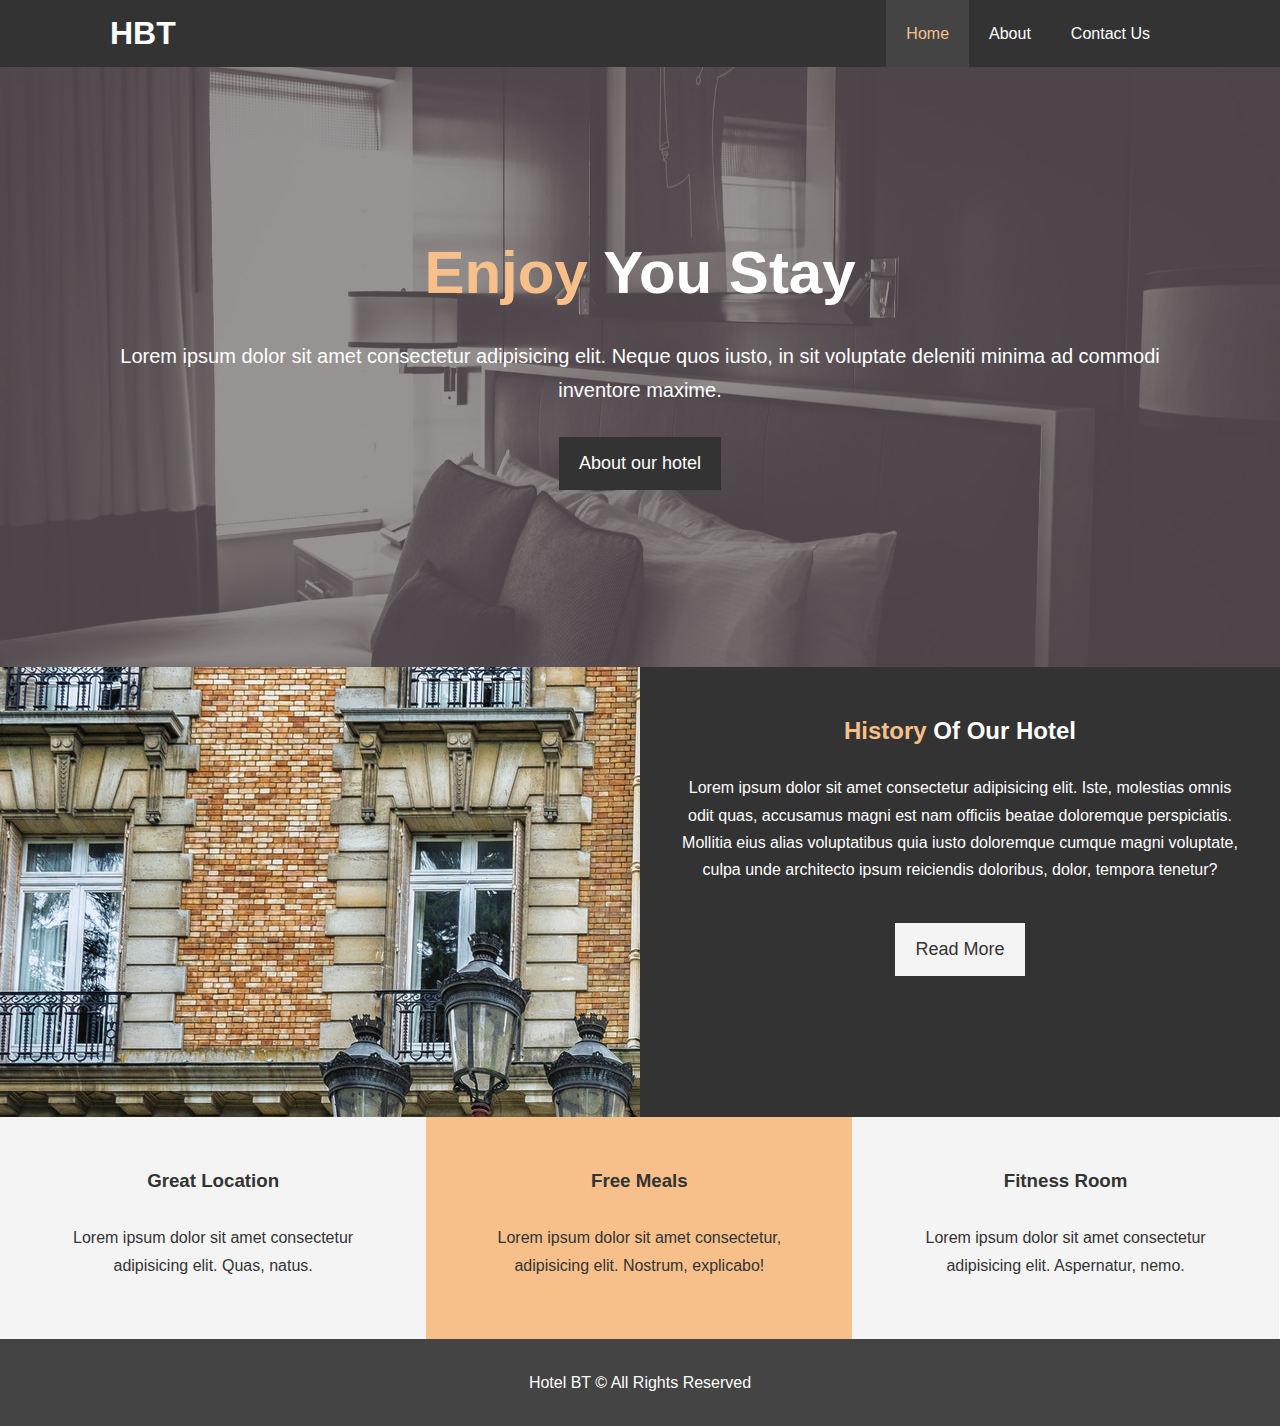
<file: hotel-bt/index.html>
<!DOCTYPE html>
<html lang="en">
<head>
  <meta charset="UTF-8">
  <meta name="viewport" content="width=device-width, initial-scale=1.0">
  <meta name="description" content="Welcome to the most extraordinary hotel in Boston Massachusetts">
  <meta name="keywords" content="hotel,boston hotel, new england hotel">
  <link rel="stylesheet" href="https://use.fontawesome.com/releases/v5.15.2/css/all.css" integrity="sha384-vSIIfh2YWi9wW0r9iZe7RJPrKwp6bG+s9QZMoITbCckVJqGCCRhc+ccxNcdpHuYu" crossorigin="anonymous">
  <link rel="stylesheet" href="./css/style.css">
  <link rel="stylesheet" media="screen and (max-width: 768px)"  href="./css/mobile.css">
  <title>Hotel BT | Welcome</title>
</head>
<body>
    <header>
    <nav id="navbar">
      <div class="container">
        <h1 class="logo"><a href="index.html">HBT</a></h1>
        <ul>
          <li><a class="current" href="index.html">Home</a></li>
          <li><a href="about.html">About</a></li>
          <li><a href="contact.html">Contact Us</a></li>
        </ul>
    </div>
    </nav>

    <div id="showcase">
      <div class="container">
        <div class="showcase-content">
          <h1><span class="text-primary">Enjoy</span> You Stay</h1>
          <p class="lead">Lorem ipsum dolor sit amet consectetur adipisicing elit. Neque quos iusto, in sit voluptate deleniti minima ad commodi inventore maxime.</p>
          <a class="btn" href="about.html">About our hotel</a>
        </div>
      </div>
    </div>
  </header>

  <section id="home-info" class="bg-dark">
    <div class="info-img"></div>
    <div class="info-content">
      <h2><span class="text-primary">History</span> Of Our Hotel</h2>
      <p>
        Lorem ipsum dolor sit amet consectetur adipisicing elit. Iste, molestias omnis odit quas, accusamus magni est nam officiis beatae doloremque perspiciatis. Mollitia eius alias voluptatibus quia iusto doloremque cumque magni voluptate, culpa unde architecto ipsum reiciendis doloribus, dolor, tempora tenetur?
      </p>

      <a href="" class="btn btn-light">Read More</a>
    </div>
  </section>
  <section id="features">
    <div class="box bg-light">
      <i class="fas fa-hotel fa-3x"></i>
      <h3>Great Location</h3>
      <p>
        Lorem ipsum dolor sit amet consectetur adipisicing elit. Quas, natus.
      </p>
    </div>
    <div class="box bg-primary">
      <i class="fas fa-utensils fa-3x"></i>
      <h3>Free Meals</h3>
      <p>
        Lorem ipsum dolor sit amet consectetur, adipisicing elit. Nostrum, explicabo!
      </p>
    </div>
    <div class="box bg-light">
      <i class="fas fa-dumbbell fa-3x"></i>
      <h3>Fitness Room</h3>
      <p>
        Lorem ipsum dolor sit amet consectetur adipisicing elit. Aspernatur, nemo.
      </p>
    </div>
  </section>

  <div class="clr"></div>
  
  <footer id="main-footer">
    <p>Hotel BT &copy; All Rights Reserved</p>
  </footer>
</body>
</html>
</file>
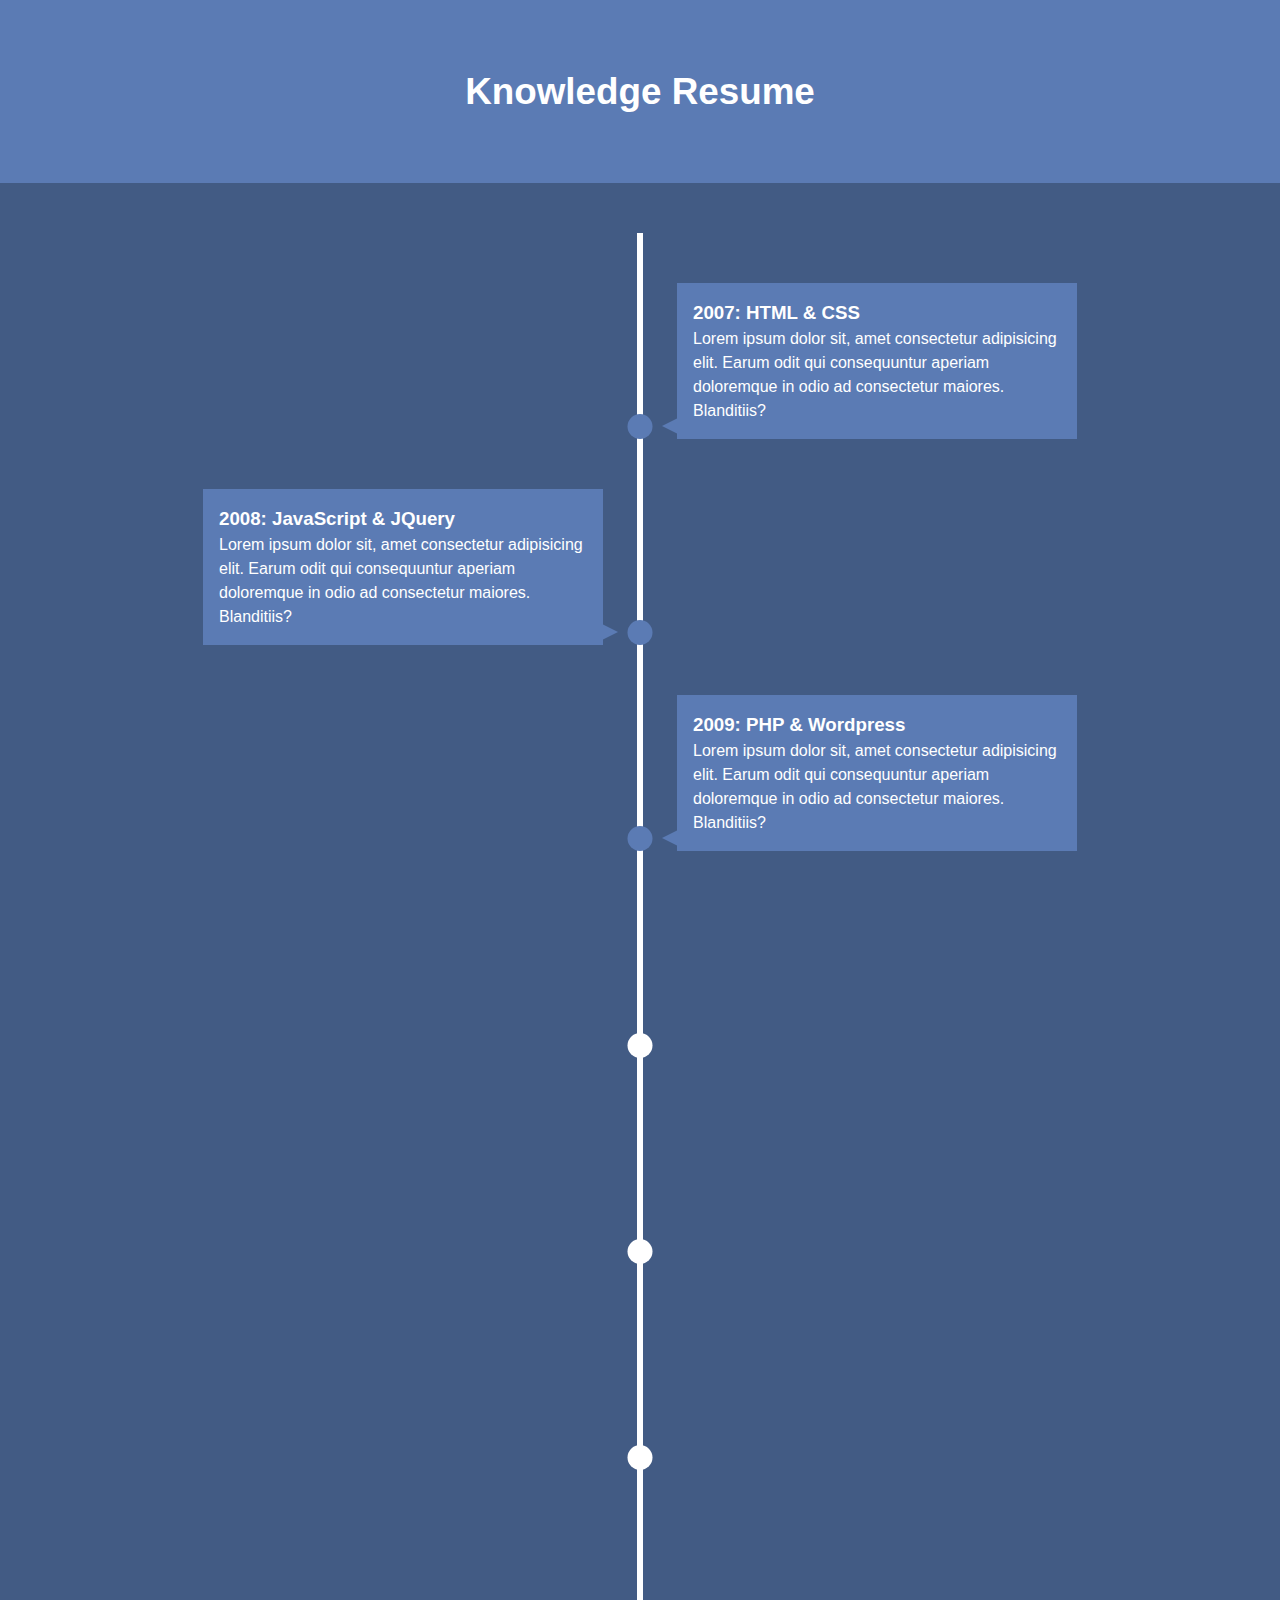
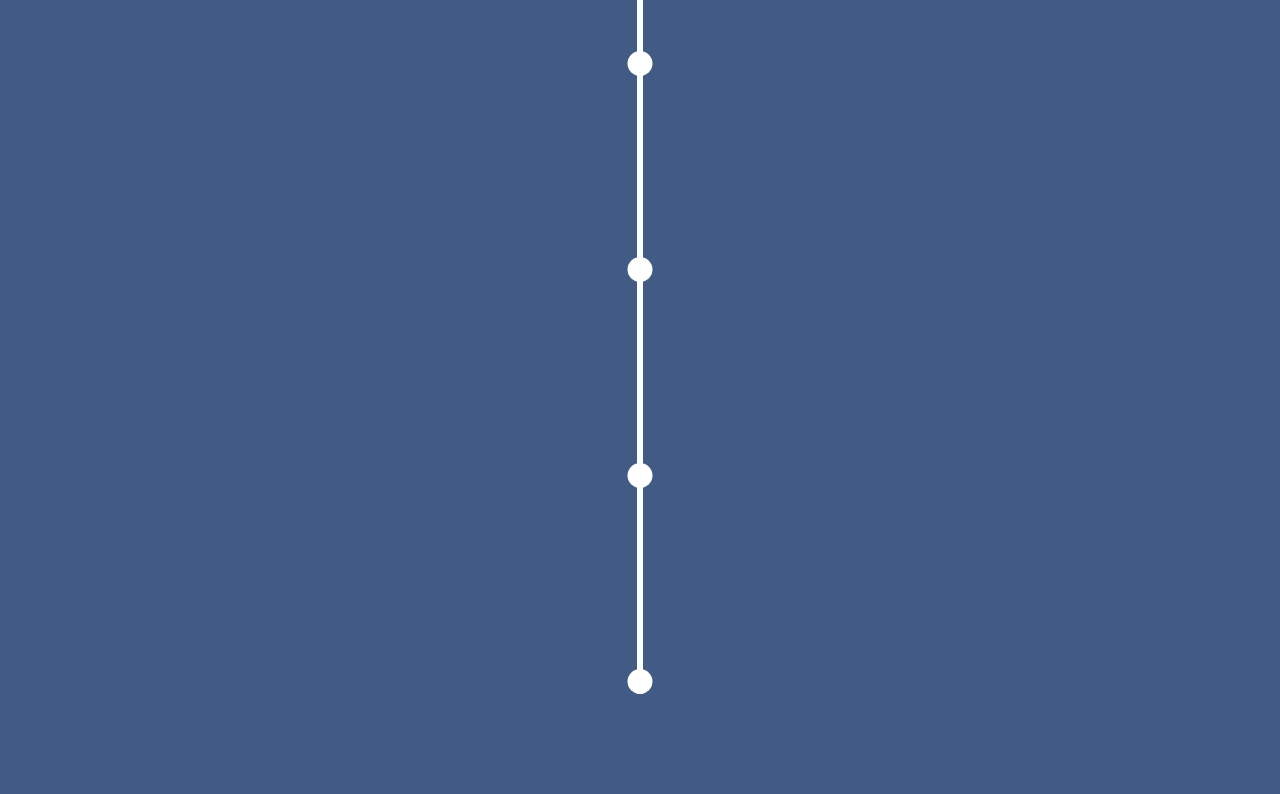
<file: kowledge-timeline/index.html>
<!DOCTYPE html>
<html lang="en">

<head>
    <meta charset="UTF-8">
    <meta http-equiv="X-UA-Compatible" content="IE=edge">
    <meta name="viewport" content="width=device-width, initial-scale=1.0">
    <link rel="stylesheet" href="https://use.fontawesome.com/releases/v5.15.3/css/all.css"
        integrity="sha384-SZXxX4whJ79/gErwcOYf+zWLeJdY/qpuqC4cAa9rOGUstPomtqpuNWT9wdPEn2fk" crossorigin="anonymous">
    <link rel="stylesheet" href="style.css">
    <title>Knowledge Timeline</title>
</head>

<body>
    <header id="main-header">
        <div class="container">
            <h1><i class="fas fa-brain"></i>
                Knowledge Resume</h1>
            <h3><i class="fas fa-user"></i></h3>
        </div>
    </header>

    <section id="timeline">
        <ul>
            <li>
                <div>
                    <h3><i class="fas fa-chevron-right"></i>2007: HTML & CSS</h3>
                    <p>Lorem ipsum dolor sit, amet consectetur adipisicing elit. Earum odit qui consequuntur aperiam
                        doloremque in odio ad consectetur maiores. Blanditiis?</p>
                </div>
            </li>
            <li>
                <div>
                    <h3><i class="fas fa-chevron-right"></i>2008: JavaScript & JQuery</h3>
                    <p>Lorem ipsum dolor sit, amet consectetur adipisicing elit. Earum odit qui consequuntur aperiam
                        doloremque in odio ad consectetur maiores. Blanditiis?</p>
                </div>
            </li>
            <li>
                <div>
                    <h3><i class="fas fa-chevron-right"></i>2009: PHP & Wordpress</h3>
                    <p>Lorem ipsum dolor sit, amet consectetur adipisicing elit. Earum odit qui consequuntur aperiam
                        doloremque in odio ad consectetur maiores. Blanditiis?</p>
                </div>
            </li>
            <li>
                <div>
                    <h3><i class="fas fa-chevron-right"></i>2011: Ruby on Rails</h3>
                    <p>Lorem ipsum dolor sit, amet consectetur adipisicing elit. Earum odit qui consequuntur aperiam
                        doloremque in odio ad consectetur maiores. Blanditiis?</p>
                </div>
            </li>
            <li>
                <div>
                    <h3><i class="fas fa-chevron-right"></i>2012: Python</h3>
                    <p>Lorem ipsum dolor sit, amet consectetur adipisicing elit. Earum odit qui consequuntur aperiam
                        doloremque in odio ad consectetur maiores. Blanditiis?</p>
                </div>
            </li>
            <li>
                <div>
                    <h3><i class="fas fa-chevron-right"></i>2013: Node.js & React</h3>
                    <p>Lorem ipsum dolor sit, amet consectetur adipisicing elit. Earum odit qui consequuntur aperiam
                        doloremque in odio ad consectetur maiores. Blanditiis?</p>
                </div>
            </li>
            <li>
                <div>
                    <h3><i class="fas fa-chevron-right"></i>2015: Angular & React Native</h3>
                    <p>Lorem ipsum dolor sit, amet consectetur adipisicing elit. Earum odit qui consequuntur aperiam
                        doloremque in odio ad consectetur maiores. Blanditiis?</p>
                </div>
            </li>
            <li>
                <div>
                    <h3><i class="fas fa-chevron-right"></i>2016: Vue.js</h3>
                    <p>Lorem ipsum dolor sit, amet consectetur adipisicing elit. Earum odit qui consequuntur aperiam
                        doloremque in odio ad consectetur maiores. Blanditiis?</p>
                </div>
            </li>
            <li>
                <div>
                    <h3><i class="fas fa-chevron-right"></i>2017: GraphQl & Apollo</h3>
                    <p>Lorem ipsum dolor sit, amet consectetur adipisicing elit. Earum odit qui consequuntur aperiam
                        doloremque in odio ad consectetur maiores. Blanditiis?</p>
                </div>
            </li>
            <li>
                <div>
                    <h3><i class="fas fa-chevron-right"></i>2018: Machine Learning</h3>
                    <p>Lorem ipsum dolor sit, amet consectetur adipisicing elit. Earum odit qui consequuntur aperiam
                        doloremque in odio ad consectetur maiores. Blanditiis?</p>
                </div>
            </li>
        </ul>
    </section>

    <script src="main.js"></script>
</body>

</html>
</file>
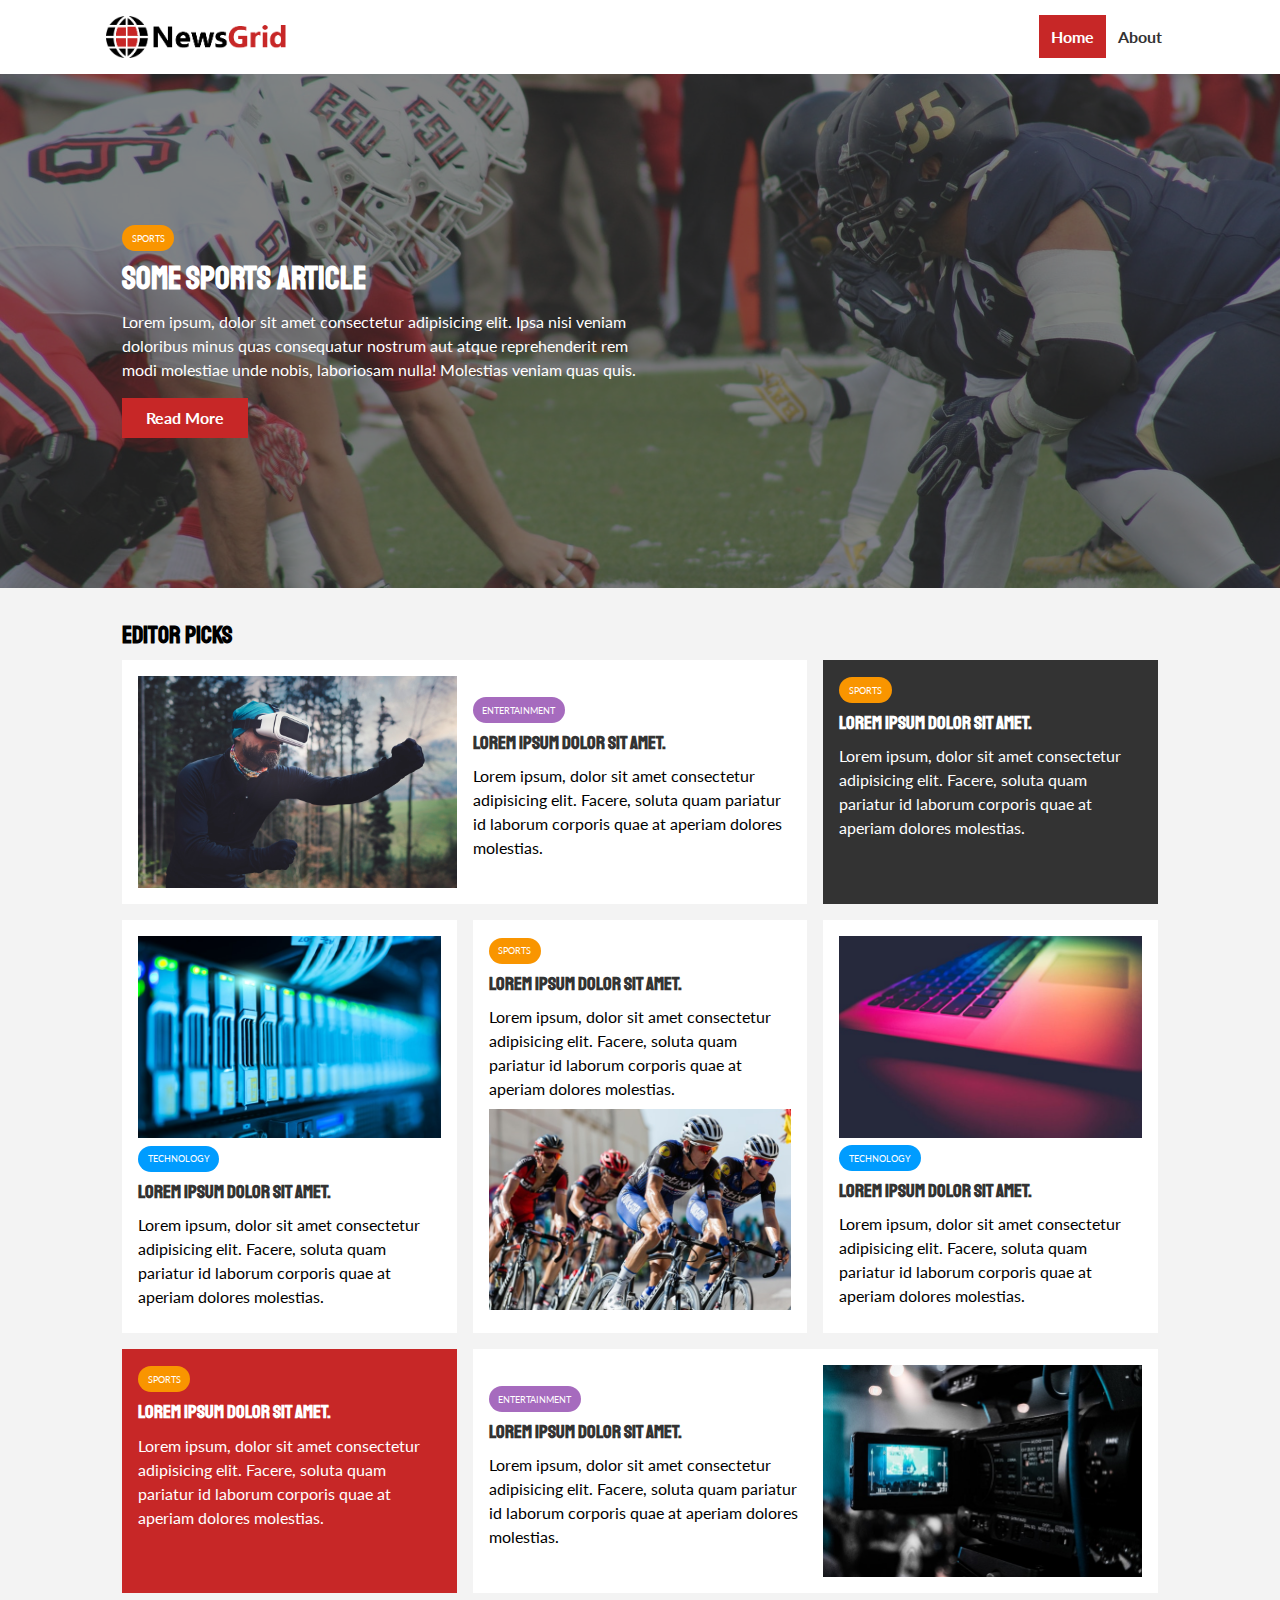
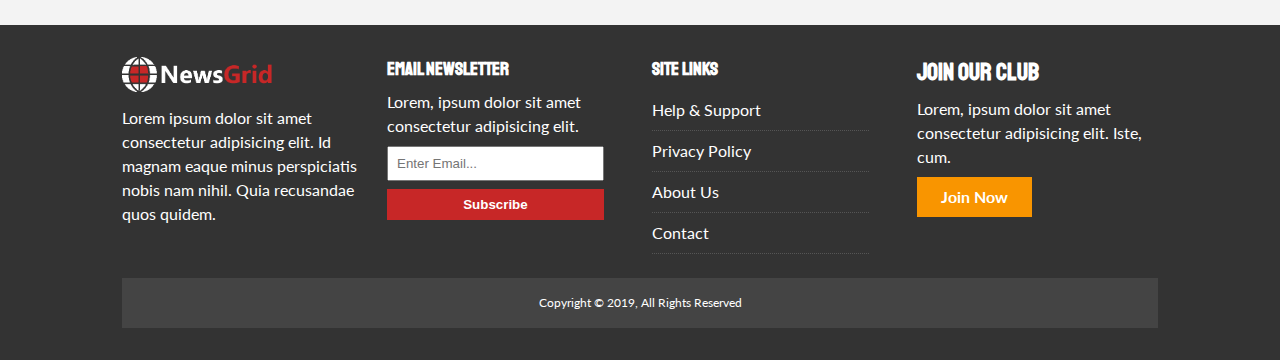
<file: newsgrid-website/index.html>
<!DOCTYPE html>
<html lang="en">

<head>
    <meta charset="UTF-8">
    <meta http-equiv="X-UA-Compatible" content="IE=edge">
    <meta name="viewport" content="width=device-width, initial-scale=1.0">
    <link rel="preconnect" href="https://fonts.gstatic.com">
    <link rel="stylesheet" href="https://use.fontawesome.com/releases/v5.15.3/css/all.css"
        integrity="sha384-SZXxX4whJ79/gErwcOYf+zWLeJdY/qpuqC4cAa9rOGUstPomtqpuNWT9wdPEn2fk" crossorigin="anonymous">
    <link href="https://fonts.googleapis.com/css2?family=Lato&family=Staatliches&display=swap" rel="stylesheet">
    <link rel="stylesheet" href="css/style.css">
    <link rel="stylesheet" media="screen and (max-width:768px)" href="css/mobile.css">
    <link rel="shortcut icon" type="image/x-icon" href="favicon.ico">
    <title>NewsGrid | Lastest News</title>
</head>

<body>
    <nav id="main-nav">
        <div class="container">
            <img src="img/logo.png" alt="NewsGrid" class="logo">
            <div class="social">
                <a href="http://facebook.com" target="_blank"><i class="fab fa-facebook fa-2x"></i></a>
                <a href="http://twitter.com" target="_blank"><i class="fab fa-twitter fa-2x"></i></a>
                <a href="http://instagram.com" target="_blank"><i class="fab fa-instagram fa-2x"></i></a>
                <a href="http://youtube.com" target="_blank"><i class="fab fa-youtube fa-2x"></i></a>
            </div>
            <ul>
                <li><a href="index.html" class="current">Home</a></li>
                <li><a href="about.html">About</a></li>
            </ul>
        </div>
    </nav>

    <!-- Showcase -->
    <header id="showcase">
        <div class="container">
            <div class="showcase-container">
                <div class="showcase-content">
                    <div class="category category-sports">Sports</div>
                    <h1>Some Sports Article</h1>
                    <p>Lorem ipsum, dolor sit amet consectetur adipisicing elit. Ipsa nisi veniam doloribus minus quas
                        consequatur nostrum aut atque reprehenderit rem modi molestiae unde nobis, laboriosam nulla!
                        Molestias veniam quas quis.</p>
                    <a href="article.html" class="btn btn-primary">Read More</a>
                </div>
            </div>
        </div>
    </header>

    <!-- Home Articles -->
    <section id="home-articles" class="py-2">
        <div class="container">
            <h2>Editor Picks</h2>
            <div class="articles-container">
                <article class="card">
                    <img src="img/articles/ent1.jpg" alt="">
                    <div>
                        <div class="category category-ent">Entertainment</div>
                        <h3>
                            <a href="article.html">Lorem ipsum dolor sit amet.</a>
                        </h3>
                        <p>Lorem ipsum, dolor sit amet consectetur adipisicing elit. Facere, soluta quam pariatur id
                            laborum
                            corporis quae at aperiam dolores molestias.</p>
                    </div>
                </article>
                <article class="card bg-dark">
                    <div class="category category-sports">Sports</div>
                    <h3>
                        <a href="article.html">Lorem ipsum dolor sit amet.</a>
                    </h3>
                    <p>Lorem ipsum, dolor sit amet consectetur adipisicing elit. Facere, soluta quam pariatur id
                        laborum
                        corporis quae at aperiam dolores molestias.</p>
                </article>
                <article class="card">
                    <img src="img/articles/tech1.jpg" alt="">
                    <div class="category category-tech">Technology</div>
                    <h3>
                        <a href="article.html">Lorem ipsum dolor sit amet.</a>
                    </h3>
                    <p>Lorem ipsum, dolor sit amet consectetur adipisicing elit. Facere, soluta quam pariatur id
                        laborum
                        corporis quae at aperiam dolores molestias.</p>
                </article>
                <article class="card">
                    <div class="category category-sports">Sports</div>
                    <h3>
                        <a href="article.html">Lorem ipsum dolor sit amet.</a>
                    </h3>
                    <p>Lorem ipsum, dolor sit amet consectetur adipisicing elit. Facere, soluta quam pariatur id
                        laborum
                        corporis quae at aperiam dolores molestias.</p>
                    <img src="img/articles/sports1.jpg" alt="">
                </article>
                <article class="card">
                    <img src="img/articles/tech2.jpg" alt="">
                    <div class="category category-tech">Technology</div>
                    <h3>
                        <a href="article.html">Lorem ipsum dolor sit amet.</a>
                    </h3>
                    <p>Lorem ipsum, dolor sit amet consectetur adipisicing elit. Facere, soluta quam pariatur id
                        laborum
                        corporis quae at aperiam dolores molestias.</p>
                </article>
                <article class="card bg-primary">
                    <div class="category category-sports">Sports</div>
                    <h3>
                        <a href="article.html">Lorem ipsum dolor sit amet.</a>
                    </h3>
                    <p>Lorem ipsum, dolor sit amet consectetur adipisicing elit. Facere, soluta quam pariatur id
                        laborum
                        corporis quae at aperiam dolores molestias.</p>
                </article>
                <article class="card">
                    <div>
                        <div class="category category-ent">Entertainment</div>
                        <h3>
                            <a href="article.html">Lorem ipsum dolor sit amet.</a>
                        </h3>
                        <p>Lorem ipsum, dolor sit amet consectetur adipisicing elit. Facere, soluta quam pariatur id
                            laborum
                            corporis quae at aperiam dolores molestias.</p>
                    </div>
                    <img src="img/articles/ent2.jpg" alt="">
                </article>
            </div>
        </div>
    </section>

    <!-- Footer  -->
    <footer id="main-footer" class="py-2">
        <div class="container footer-container">
            <div>
                <img src="img/logo_light.png" alt="NewsGrid">
                <p>Lorem ipsum dolor sit amet consectetur adipisicing elit. Id magnam eaque minus perspiciatis nobis nam
                    nihil. Quia recusandae quos quidem.</p>
            </div>
            <div>
                <h3>Email NewsLetter</h3>
                <p>Lorem, ipsum dolor sit amet consectetur adipisicing elit.</p>
                <form>
                    <input type="email" placeholder="Enter Email...">
                    <input type="submit" value="Subscribe" class="btn btn-primary">
                </form>
            </div>
            <div>
                <h3>Site Links</h3>
                <ul class="list">
                    <li><a href="#">Help & Support</a></li>
                    <li><a href="#">Privacy Policy</a></li>
                    <li><a href="#">About Us</a></li>
                    <li><a href="#">Contact</a></li>
                </ul>
            </div>
            <div>
                <h2>Join Our Club</h2>
                <p>Lorem, ipsum dolor sit amet consectetur adipisicing elit. Iste, cum.</p>
                <a href="#" class="btn btn-secondary">Join Now</a>
            </div>
            <div>
                <p>
                    Copyright &copy; 2019, All Rights Reserved
                </p>
            </div>
        </div>
    </footer>
</body>

</html>
</file>
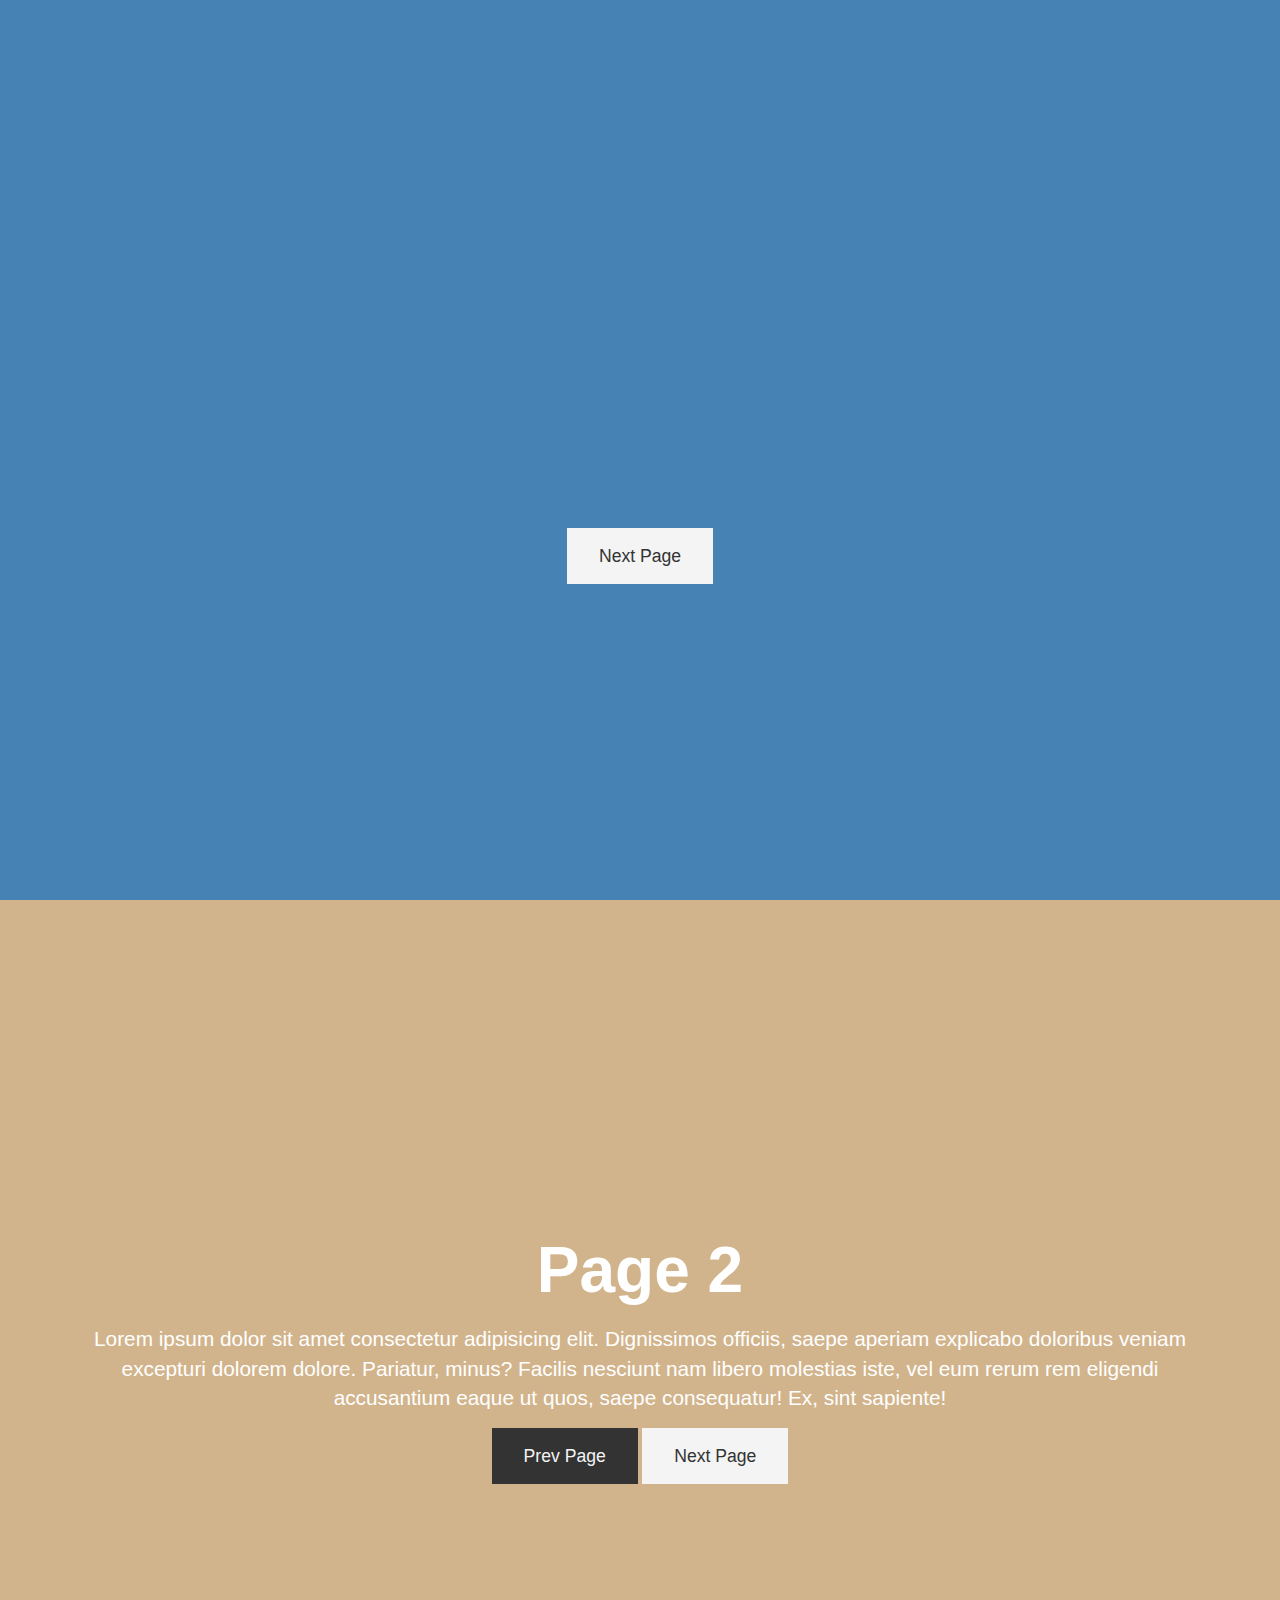
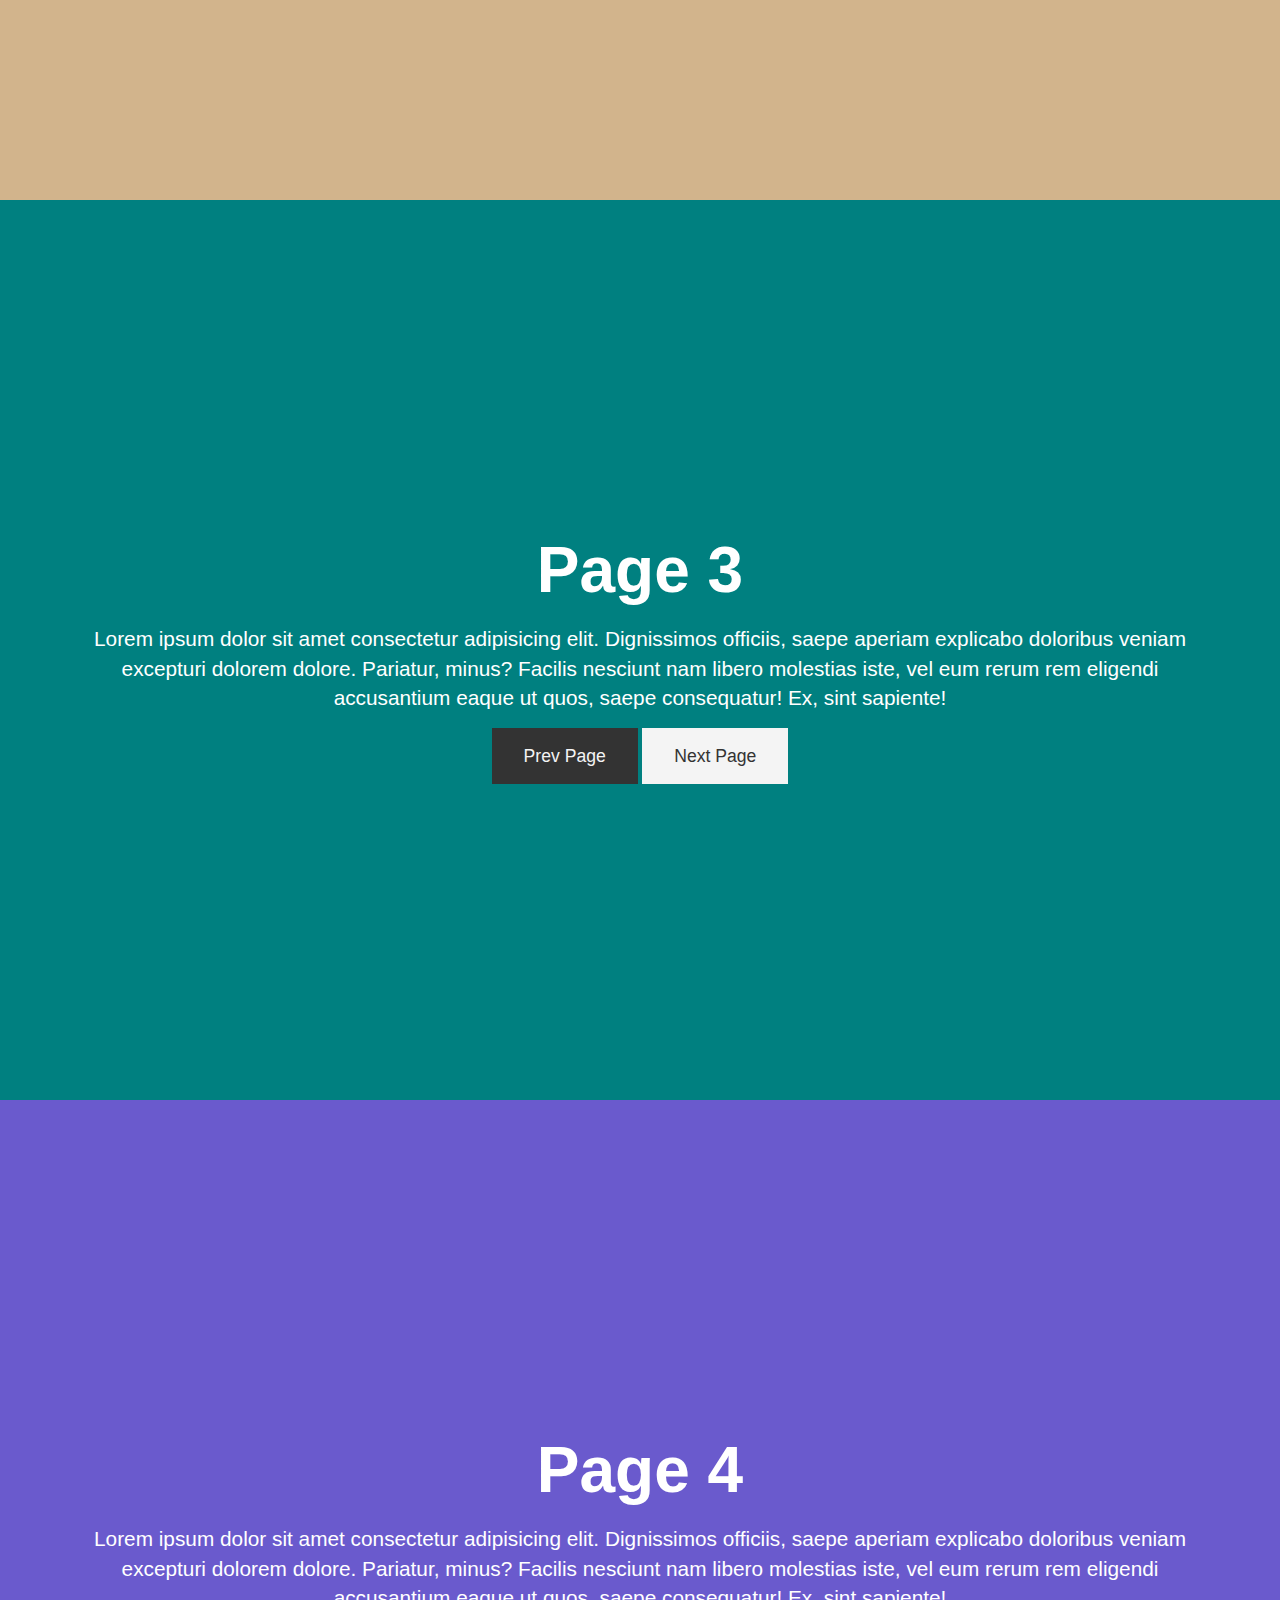
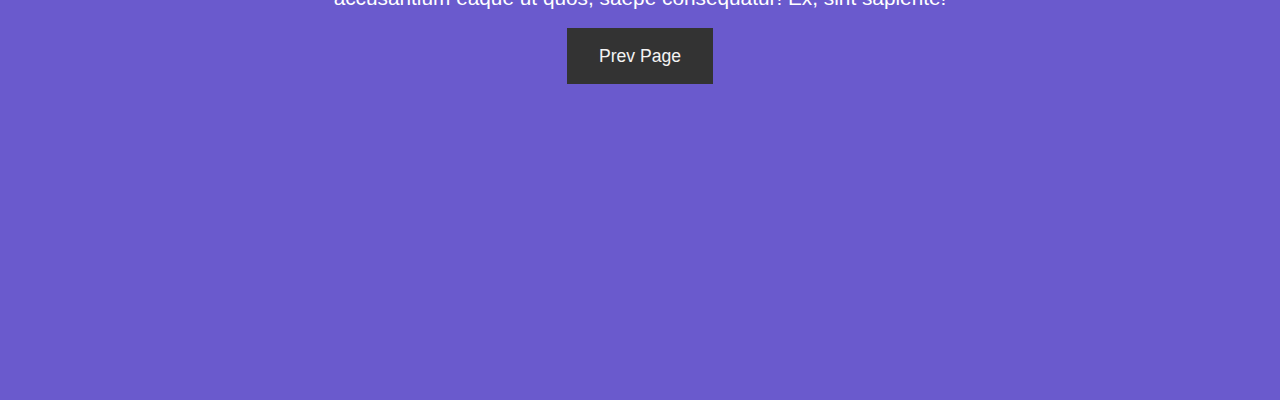
<file: presentation_website/index.html>
<!DOCTYPE html>
<html lang="en">
<head>
    <meta charset="UTF-8">
    <meta http-equiv="X-UA-Compatible" content="IE=edge">
    <meta name="viewport" content="width=device-width, initial-scale=1.0">
    <link rel="stylesheet" href="https://use.fontawesome.com/releases/v5.15.3/css/all.css" integrity="sha384-SZXxX4whJ79/gErwcOYf+zWLeJdY/qpuqC4cAa9rOGUstPomtqpuNWT9wdPEn2fk" crossorigin="anonymous">
    <link rel="stylesheet" href="style.css">
    <title>Presentation</title>
</head>
<body>
    <!-- Page 1 (Intro)-->
    <section id="page-1" class="page">
        <h1>Welcome To My Presentation</h1>
        <p>Lorem ipsum dolor sit amet consectetur adipisicing elit. Dignissimos officiis, saepe aperiam explicabo doloribus veniam excepturi dolorem dolore. Pariatur, minus? Facilis nesciunt nam libero molestias iste, vel eum rerum rem eligendi accusantium eaque ut quos, saepe consequatur! Ex, sint sapiente!</p>
        <div>
            <a href="#page-2" class="btn">
                Next Page <i class="fas fa-arrow-circle-down"></i>
            </a>
        </div>
    </section>

    <!-- Page 2 -->
    <section id="page-2" class="page">
        <h1>Page 2</h1>
        <p>Lorem ipsum dolor sit amet consectetur adipisicing elit. Dignissimos officiis, saepe aperiam explicabo doloribus veniam excepturi dolorem dolore. Pariatur, minus? Facilis nesciunt nam libero molestias iste, vel eum rerum rem eligendi accusantium eaque ut quos, saepe consequatur! Ex, sint sapiente!</p>
        <div>
            <a href="#page-1" class="btn btn-dark">
                Prev Page <i class="fas fa-arrow-circle-up"></i>
            </a>
            <a href="#page-3" class="btn">
                Next Page <i class="fas fa-arrow-circle-down"></i>
            </a>
        </div>
    </section>

    <!-- Page 3 -->
    <section id="page-3" class="page">
        <h1>Page 3</h1>
        <p>Lorem ipsum dolor sit amet consectetur adipisicing elit. Dignissimos officiis, saepe aperiam explicabo doloribus veniam excepturi dolorem dolore. Pariatur, minus? Facilis nesciunt nam libero molestias iste, vel eum rerum rem eligendi accusantium eaque ut quos, saepe consequatur! Ex, sint sapiente!</p>
        <div>
            <a href="#page-2" class="btn btn-dark">
                Prev Page <i class="fas fa-arrow-circle-up"></i>
            </a>
            <a href="#page-4" class="btn">
                Next Page <i class="fas fa-arrow-circle-down"></i>
            </a>
        </div>
    </section>

    <!-- Page 4 -->
    <section id="page-4" class="page">
        <h1>Page 4</h1>
        <p>Lorem ipsum dolor sit amet consectetur adipisicing elit. Dignissimos officiis, saepe aperiam explicabo doloribus veniam excepturi dolorem dolore. Pariatur, minus? Facilis nesciunt nam libero molestias iste, vel eum rerum rem eligendi accusantium eaque ut quos, saepe consequatur! Ex, sint sapiente!</p>
        <div>
            <a href="#page-3" class="btn btn-dark">
                Prev Page <i class="fas fa-arrow-circle-up"></i>
            </a>
        </div>
    </section>

    <script
  src="https://code.jquery.com/jquery-3.6.0.min.js"
  integrity="sha256-/xUj+3OJU5yExlq6GSYGSHk7tPXikynS7ogEvDej/m4="
  crossorigin="anonymous"></script>

  <script>
      $('.btn').on('click', function(event) {
          if (this.hash !==''){
              event.preventDefault();
              const hash = this.hash;
              $('html, body').animate(
                  {
                      scrollTop: $(hash).offset().top
                  },
                  800
              );
          }
      });
  </script>
</body>
</html>
</file>
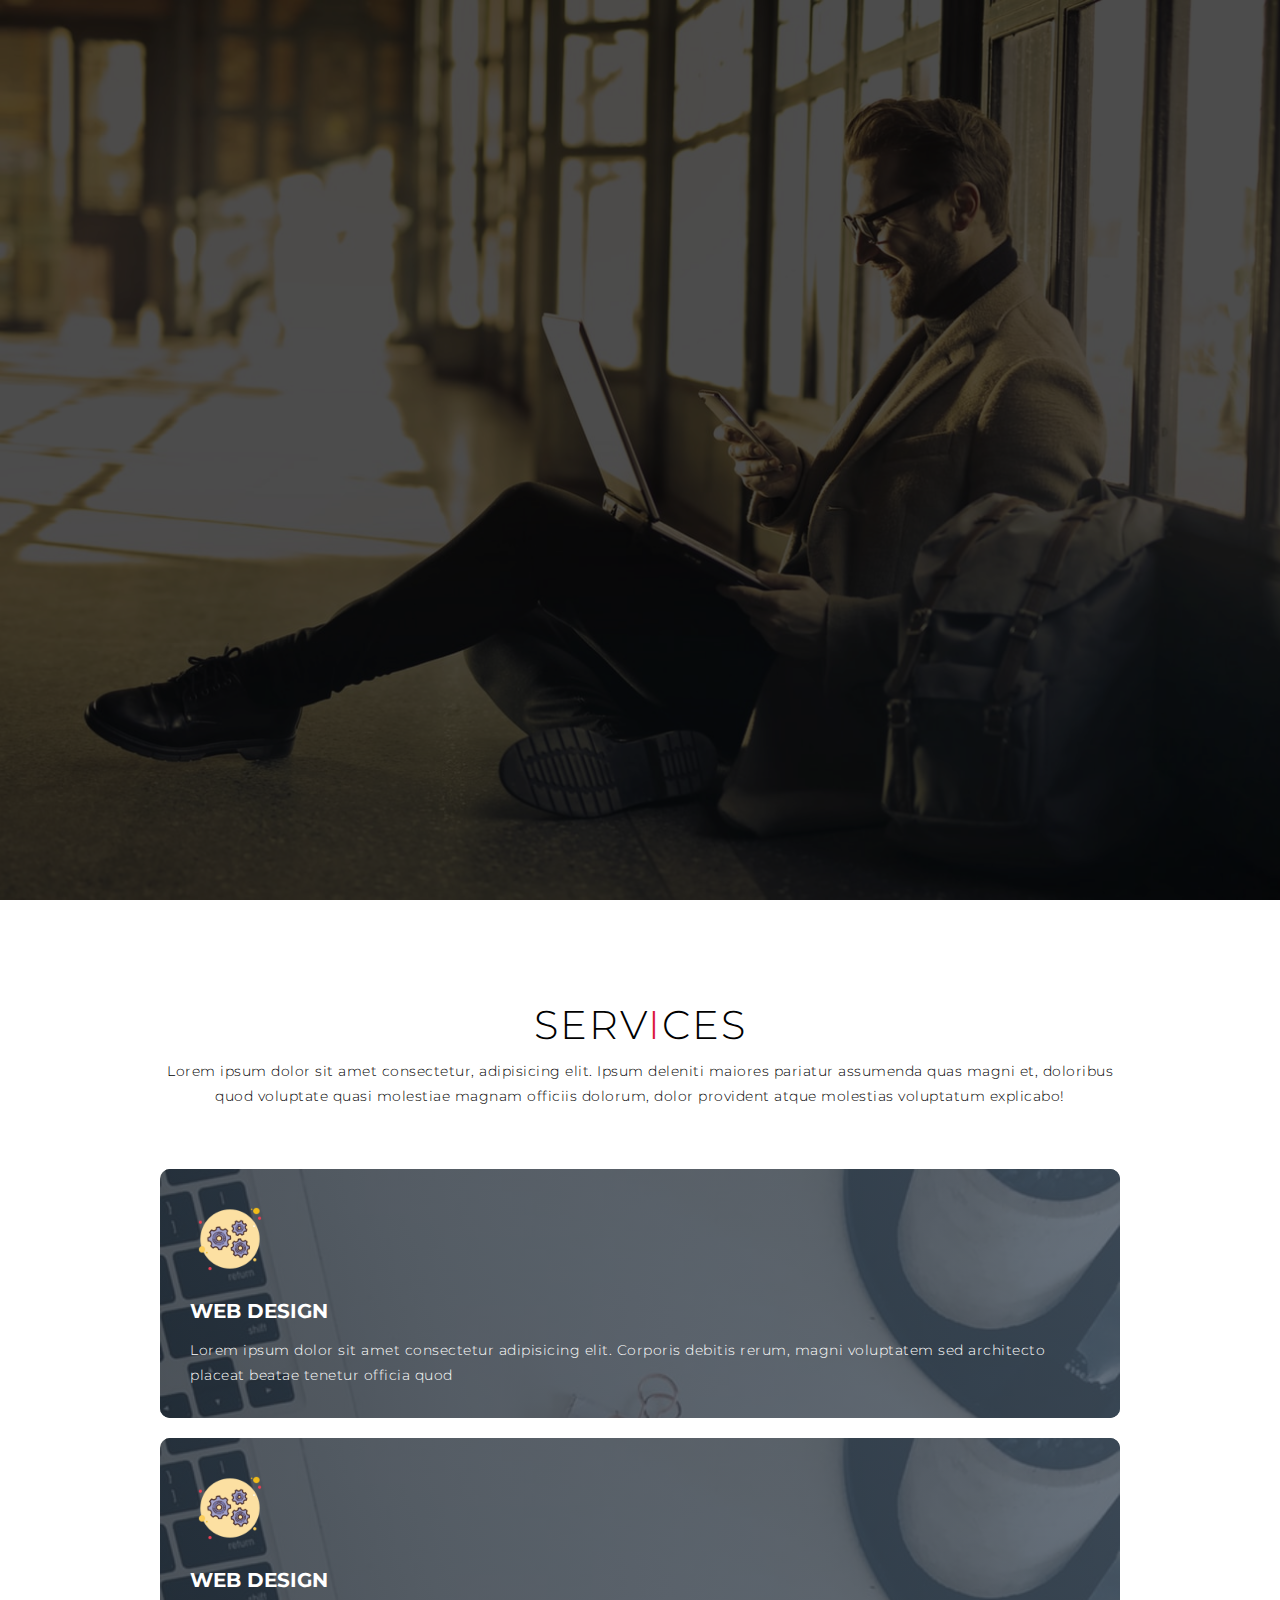
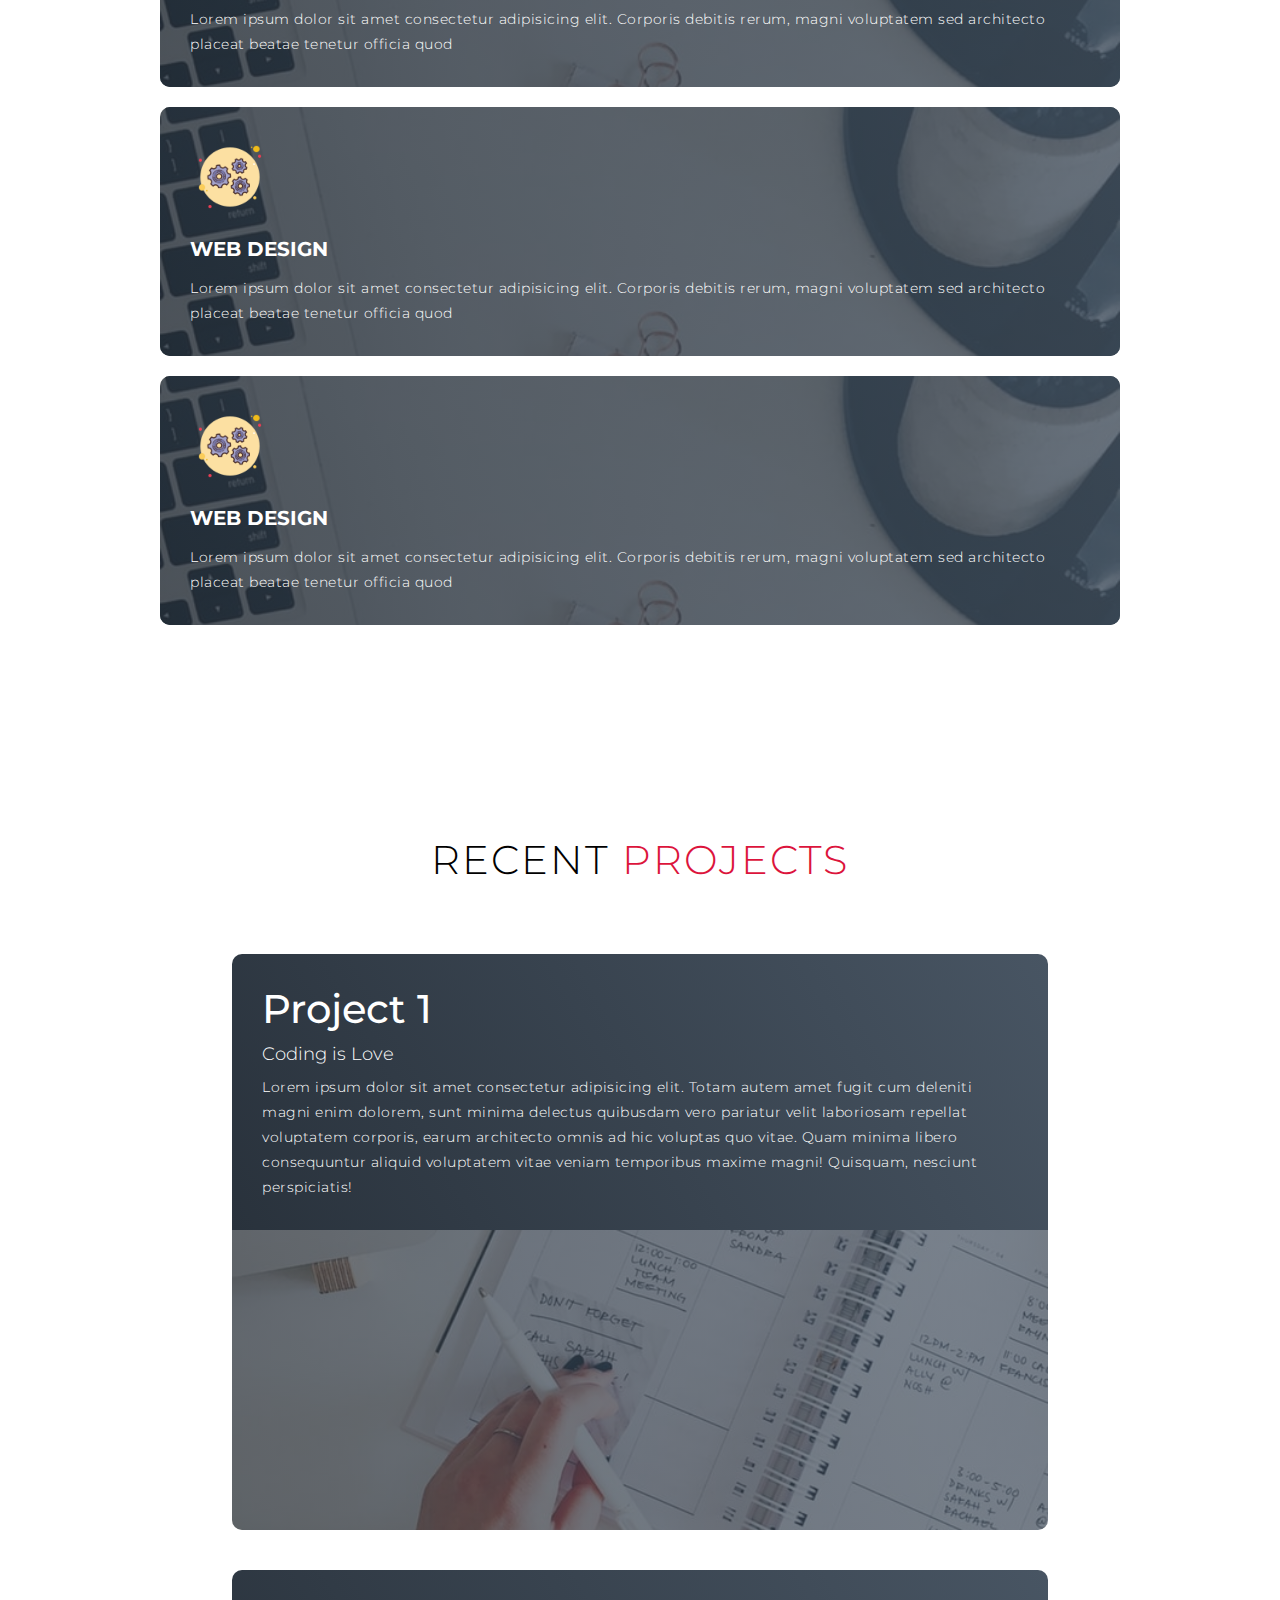
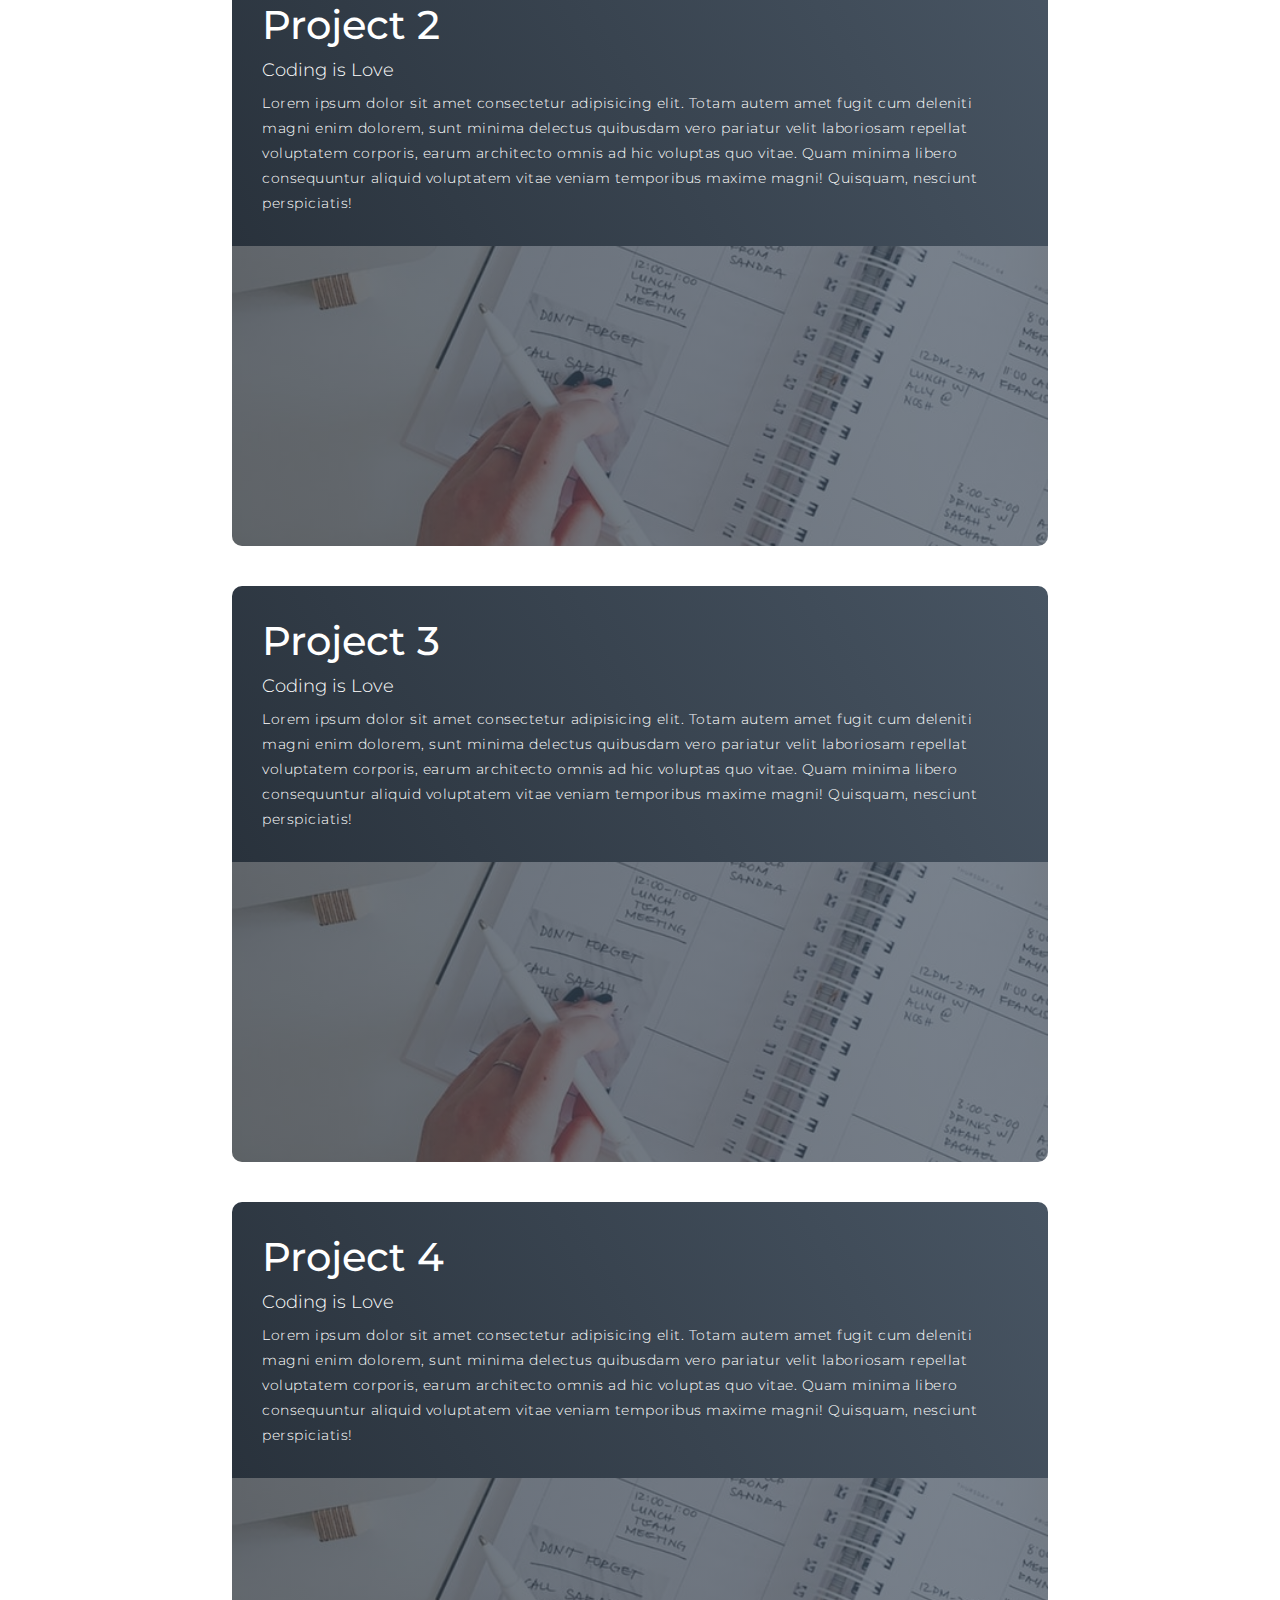
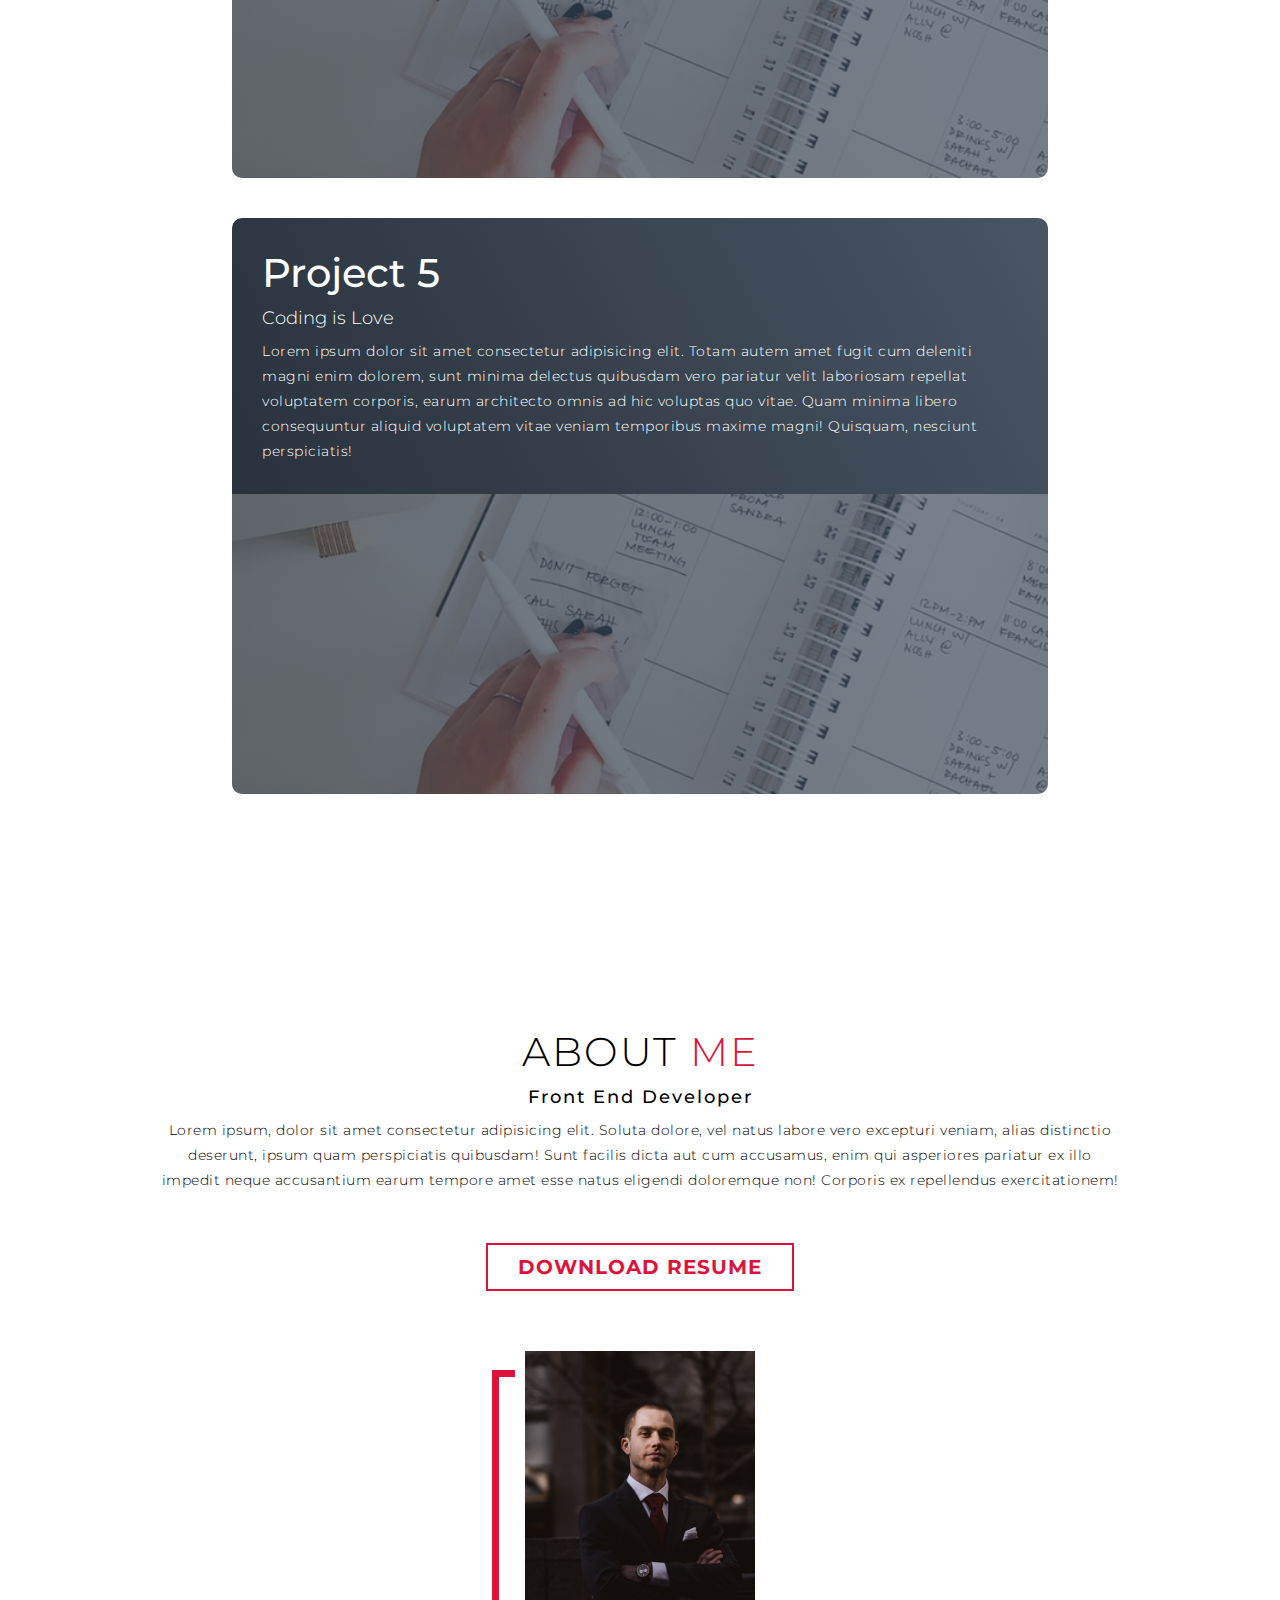
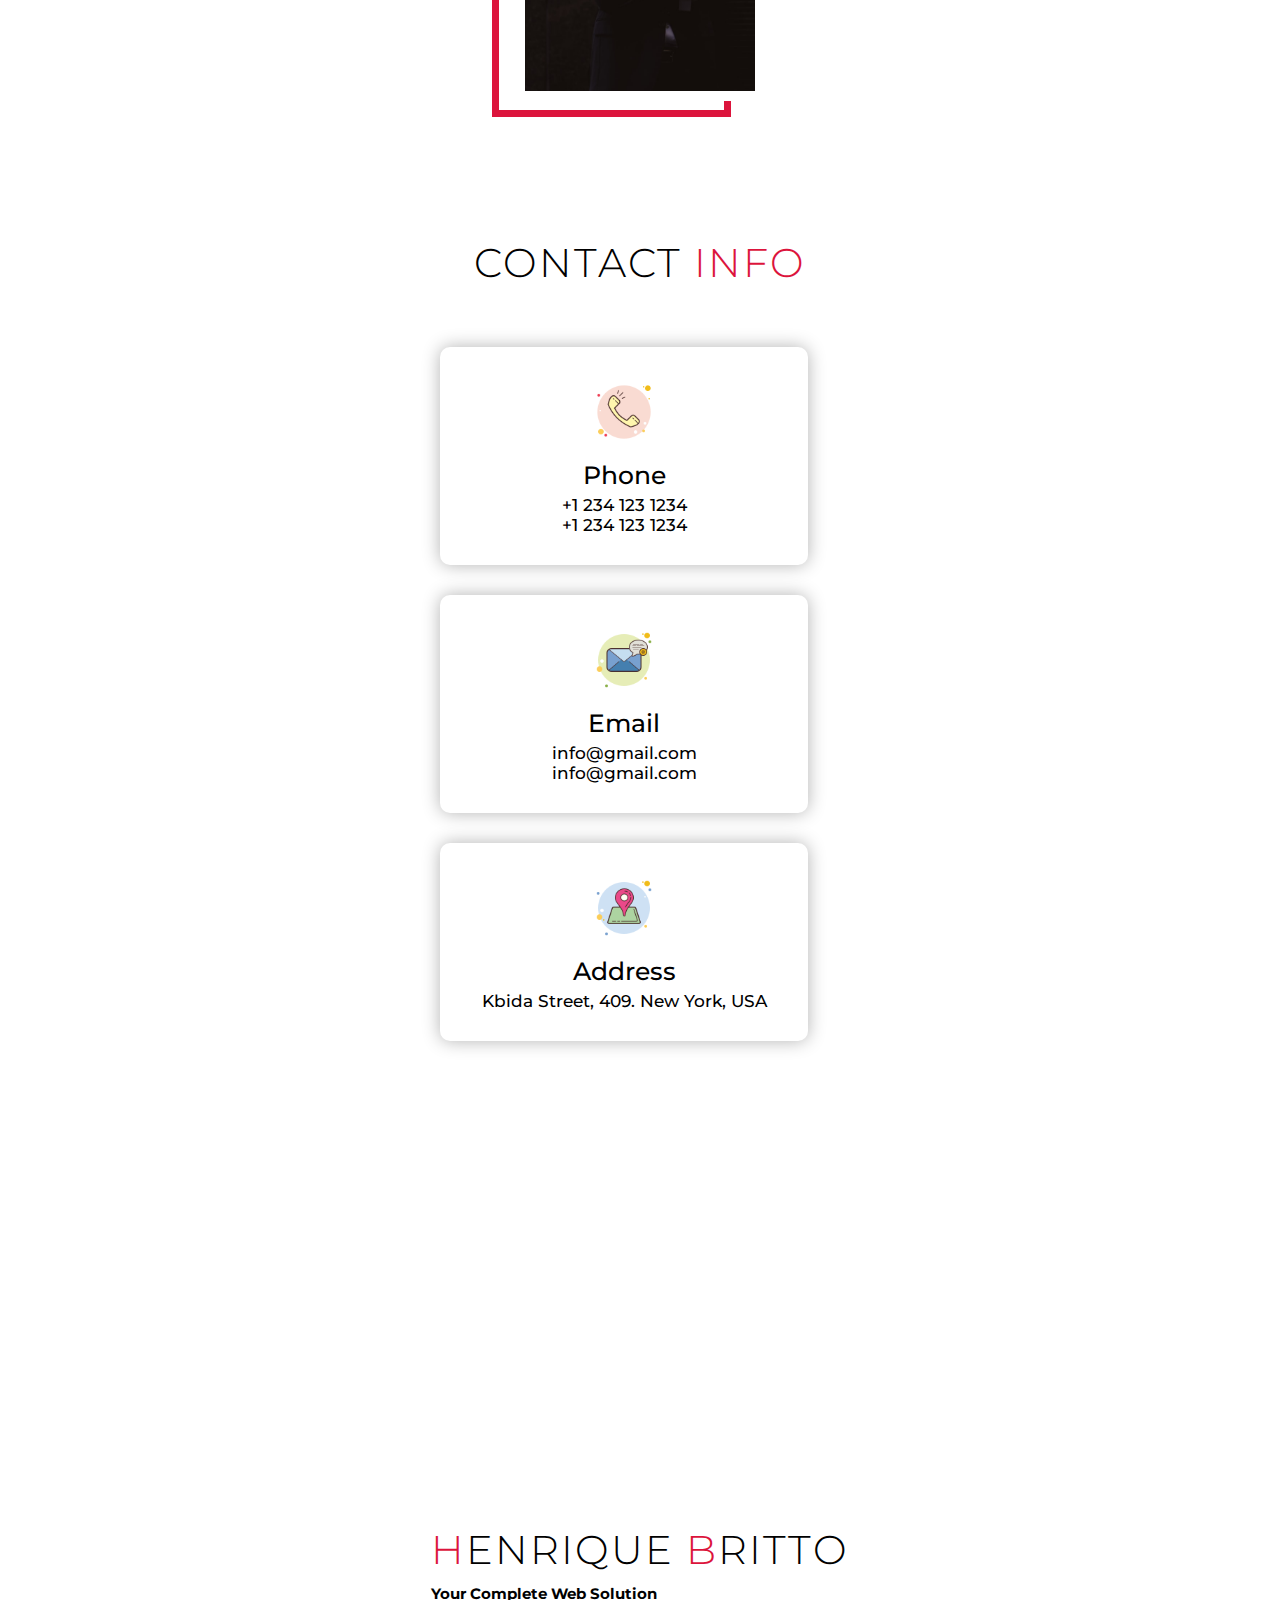
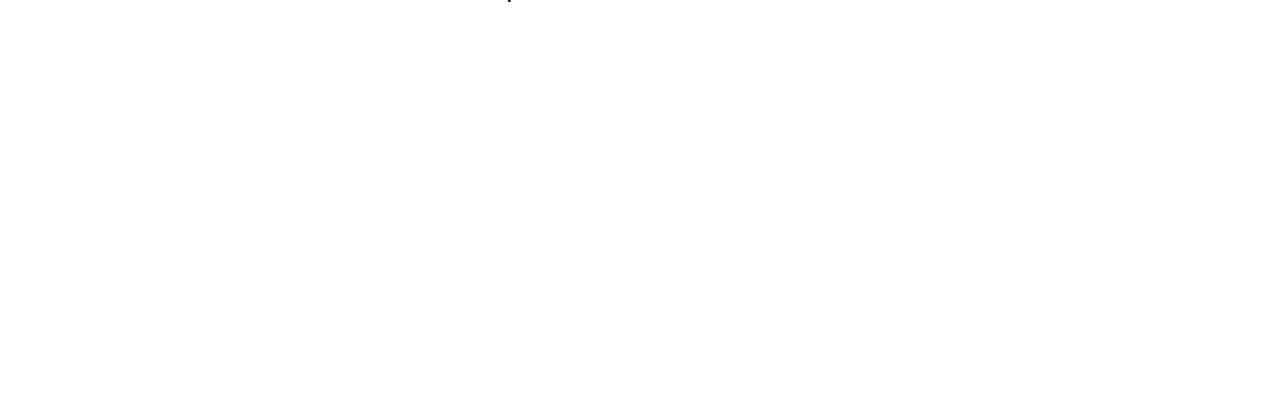
<file: one-page-website/one-page-website/index.html>
<!DOCTYPE html>
<html lang="en">

<head>
    <meta charset="UTF-8">
    <meta http-equiv="X-UA-Compatible" content="IE=edge">
    <meta name="viewport" content="width=device-width, initial-scale=1.0">
    <link rel="stylesheet" href="style.css">
    <title>My Website</title>
</head>

<body>
    <!-- Hero Section -->
    <section id="hero">
        <div class="hero container">
            <div>
                <h1>Hello,<span></span></h1>
                <h1>My Name Is <span></span></h1>
                <h1>Henrique <span></span></h1>
                <a href="#" type="button" class="cta-hero">Portfolio</a>
            </div>
        </div>
    </section>
    <!-- End Hero Section  -->

    <!-- Service Section -->
    <section id="services">
        <div class="services container">
            <div class="service-top">
                <h1 class="section-title">Serv<span>i</span>ces</h1>
                <p>Lorem ipsum dolor sit amet consectetur, adipisicing elit. Ipsum deleniti maiores pariatur assumenda
                    quas magni et, doloribus quod voluptate quasi molestiae magnam officiis dolorum, dolor provident
                    atque molestias voluptatum explicabo!</p>
            </div>
            <div class="service-bottom">
                <div class="service-item">
                    <div class="icon"><img src="./img/services-icon.png" /></div>
                    <h2>Web Design</h2>
                    <p>Lorem ipsum dolor sit amet consectetur adipisicing elit. Corporis debitis rerum, magni voluptatem
                        sed architecto placeat beatae tenetur officia quod</p>
                </div>
                <div class="service-item">
                    <div class="icon"><img src="./img/services-icon.png" /></div>
                    <h2>Web Design</h2>
                    <p>Lorem ipsum dolor sit amet consectetur adipisicing elit. Corporis debitis rerum, magni voluptatem
                        sed architecto placeat beatae tenetur officia quod</p>
                </div>
                <div class="service-item">
                    <div class="icon"><img src="./img/services-icon.png" /></div>
                    <h2>Web Design</h2>
                    <p>Lorem ipsum dolor sit amet consectetur adipisicing elit. Corporis debitis rerum, magni voluptatem
                        sed architecto placeat beatae tenetur officia quod</p>
                </div>
                <div class="service-item">
                    <div class="icon"><img src="./img/services-icon.png" /></div>
                    <h2>Web Design</h2>
                    <p>Lorem ipsum dolor sit amet consectetur adipisicing elit. Corporis debitis rerum, magni voluptatem
                        sed architecto placeat beatae tenetur officia quod</p>
                </div>
            </div>
        </div>
    </section>
    <!-- End of Service Section -->

    <!-- Projects Section -->
    <section id="projects">
        <div class="projects container">
            <div class="projects-header">
                <h1 class="section-title">Recent <span>Projects</span></h1>
            </div>
            <div class="all-projects">
                <div class="project-item">
                    <div class="project-info">
                        <h1>Project 1</h1>
                        <h2>Coding is Love</h2>
                        <p>Lorem ipsum dolor sit amet consectetur adipisicing elit. Totam autem amet fugit cum deleniti
                            magni enim dolorem, sunt minima delectus quibusdam vero pariatur velit laboriosam repellat
                            voluptatem corporis, earum architecto omnis ad hic voluptas quo vitae. Quam minima libero
                            consequuntur aliquid voluptatem vitae veniam temporibus maxime magni! Quisquam, nesciunt
                            perspiciatis!</p>
                    </div>
                    <div class="project-img">
                        <img src="./img/img-1.png" alt="img">
                    </div>
                </div>
                <div class="project-item">
                    <div class="project-info">
                        <h1>Project 2</h1>
                        <h2>Coding is Love</h2>
                        <p>Lorem ipsum dolor sit amet consectetur adipisicing elit. Totam autem amet fugit cum deleniti
                            magni enim dolorem, sunt minima delectus quibusdam vero pariatur velit laboriosam repellat
                            voluptatem corporis, earum architecto omnis ad hic voluptas quo vitae. Quam minima libero
                            consequuntur aliquid voluptatem vitae veniam temporibus maxime magni! Quisquam, nesciunt
                            perspiciatis!</p>
                    </div>
                    <div class="project-img">
                        <img src="./img/img-1.png" alt="img">
                    </div>
                </div>
                <div class="project-item">
                    <div class="project-info">
                        <h1>Project 3</h1>
                        <h2>Coding is Love</h2>
                        <p>Lorem ipsum dolor sit amet consectetur adipisicing elit. Totam autem amet fugit cum deleniti
                            magni enim dolorem, sunt minima delectus quibusdam vero pariatur velit laboriosam repellat
                            voluptatem corporis, earum architecto omnis ad hic voluptas quo vitae. Quam minima libero
                            consequuntur aliquid voluptatem vitae veniam temporibus maxime magni! Quisquam, nesciunt
                            perspiciatis!</p>
                    </div>
                    <div class="project-img">
                        <img src="./img/img-1.png" alt="img">
                    </div>
                </div>
                <div class="project-item">
                    <div class="project-info">
                        <h1>Project 4</h1>
                        <h2>Coding is Love</h2>
                        <p>Lorem ipsum dolor sit amet consectetur adipisicing elit. Totam autem amet fugit cum deleniti
                            magni enim dolorem, sunt minima delectus quibusdam vero pariatur velit laboriosam repellat
                            voluptatem corporis, earum architecto omnis ad hic voluptas quo vitae. Quam minima libero
                            consequuntur aliquid voluptatem vitae veniam temporibus maxime magni! Quisquam, nesciunt
                            perspiciatis!</p>
                    </div>
                    <div class="project-img">
                        <img src="./img/img-1.png" alt="img">
                    </div>
                </div>
                <div class="project-item">
                    <div class="project-info">
                        <h1>Project 5</h1>
                        <h2>Coding is Love</h2>
                        <p>Lorem ipsum dolor sit amet consectetur adipisicing elit. Totam autem amet fugit cum deleniti
                            magni enim dolorem, sunt minima delectus quibusdam vero pariatur velit laboriosam repellat
                            voluptatem corporis, earum architecto omnis ad hic voluptas quo vitae. Quam minima libero
                            consequuntur aliquid voluptatem vitae veniam temporibus maxime magni! Quisquam, nesciunt
                            perspiciatis!</p>
                    </div>
                    <div class="project-img">
                        <img src="./img/img-1.png" alt="img">
                    </div>
                </div>
            </div>
        </div>
    </section>
    <!-- End of Projects Section -->

    <!-- About Section -->
    <section id="about">
        <div class="about container">
            <div class="col-left">
                <div class="about-img">
                    <img src="./img/img-2.png" alt="img">
                </div>
            </div>
            <div class="col-right">
                <h1 class="section-title">About <span>Me</span></h1>
                <h2>Front End Developer</h2>
                <p>Lorem ipsum, dolor sit amet consectetur adipisicing elit. Soluta dolore, vel natus labore vero
                    excepturi veniam, alias distinctio deserunt, ipsum quam perspiciatis quibusdam! Sunt facilis dicta
                    aut cum accusamus, enim qui asperiores pariatur ex illo impedit neque accusantium earum tempore amet
                    esse natus eligendi doloremque non! Corporis ex repellendus exercitationem!</p>
                <a href="#" class="cta">Download Resume</a>
            </div>
        </div>
    </section>
    <!-- End of About Section -->

    <!-- Contact Section -->
    <section id="contact">
        <div class="contact container">
            <h1 class="section-title">Contact <span>info</span></h1>
            <div class="contact-items">
                <div class="contact-item">
                    <div class="icon">
                        <img src="./img/phone-icon.png" alt="">
                    </div>
                    <div class="contact-info">
                        <h1>Phone</h1>
                        <h2>+1 234 123 1234</h2>
                        <h2>+1 234 123 1234</h2>
                    </div>
                </div>
                <div class="contact-item">
                    <div class="icon">
                        <img src="./img/email-icon.png" alt="">
                    </div>
                    <div class="contact-info">
                        <h1>Email</h1>
                        <h2>info@gmail.com</h2>
                        <h2>info@gmail.com</h2>
                    </div>
                </div>
                <div class="contact-item">
                    <div class="icon">
                        <img src="./img/address-icon.png" alt="">
                    </div>
                    <div class="contact-info">
                        <h1>Address</h1>
                        <h2>Kbida Street, 409. New York, USA</h2>
                    </div>
                </div>
            </div>
        </div>
    </section>
    <!-- End of Contact Section -->

    <!-- Footer -->
    <section id="footer">
        <div class="footer container">
            <div class="brand">
                <h1 class="section-title"><span>H</span>enrique <span>B</span>ritto</h1>
                <h2>Your Complete Web Solution</h2>
                <div class="social-icon">
                    <div class="social-item">
                        <a href="#"></a>
                    </div>
                </div>
            </div>
        </div>
    </section>
    <!-- End of Footer -->
</body>

</html>
</file>
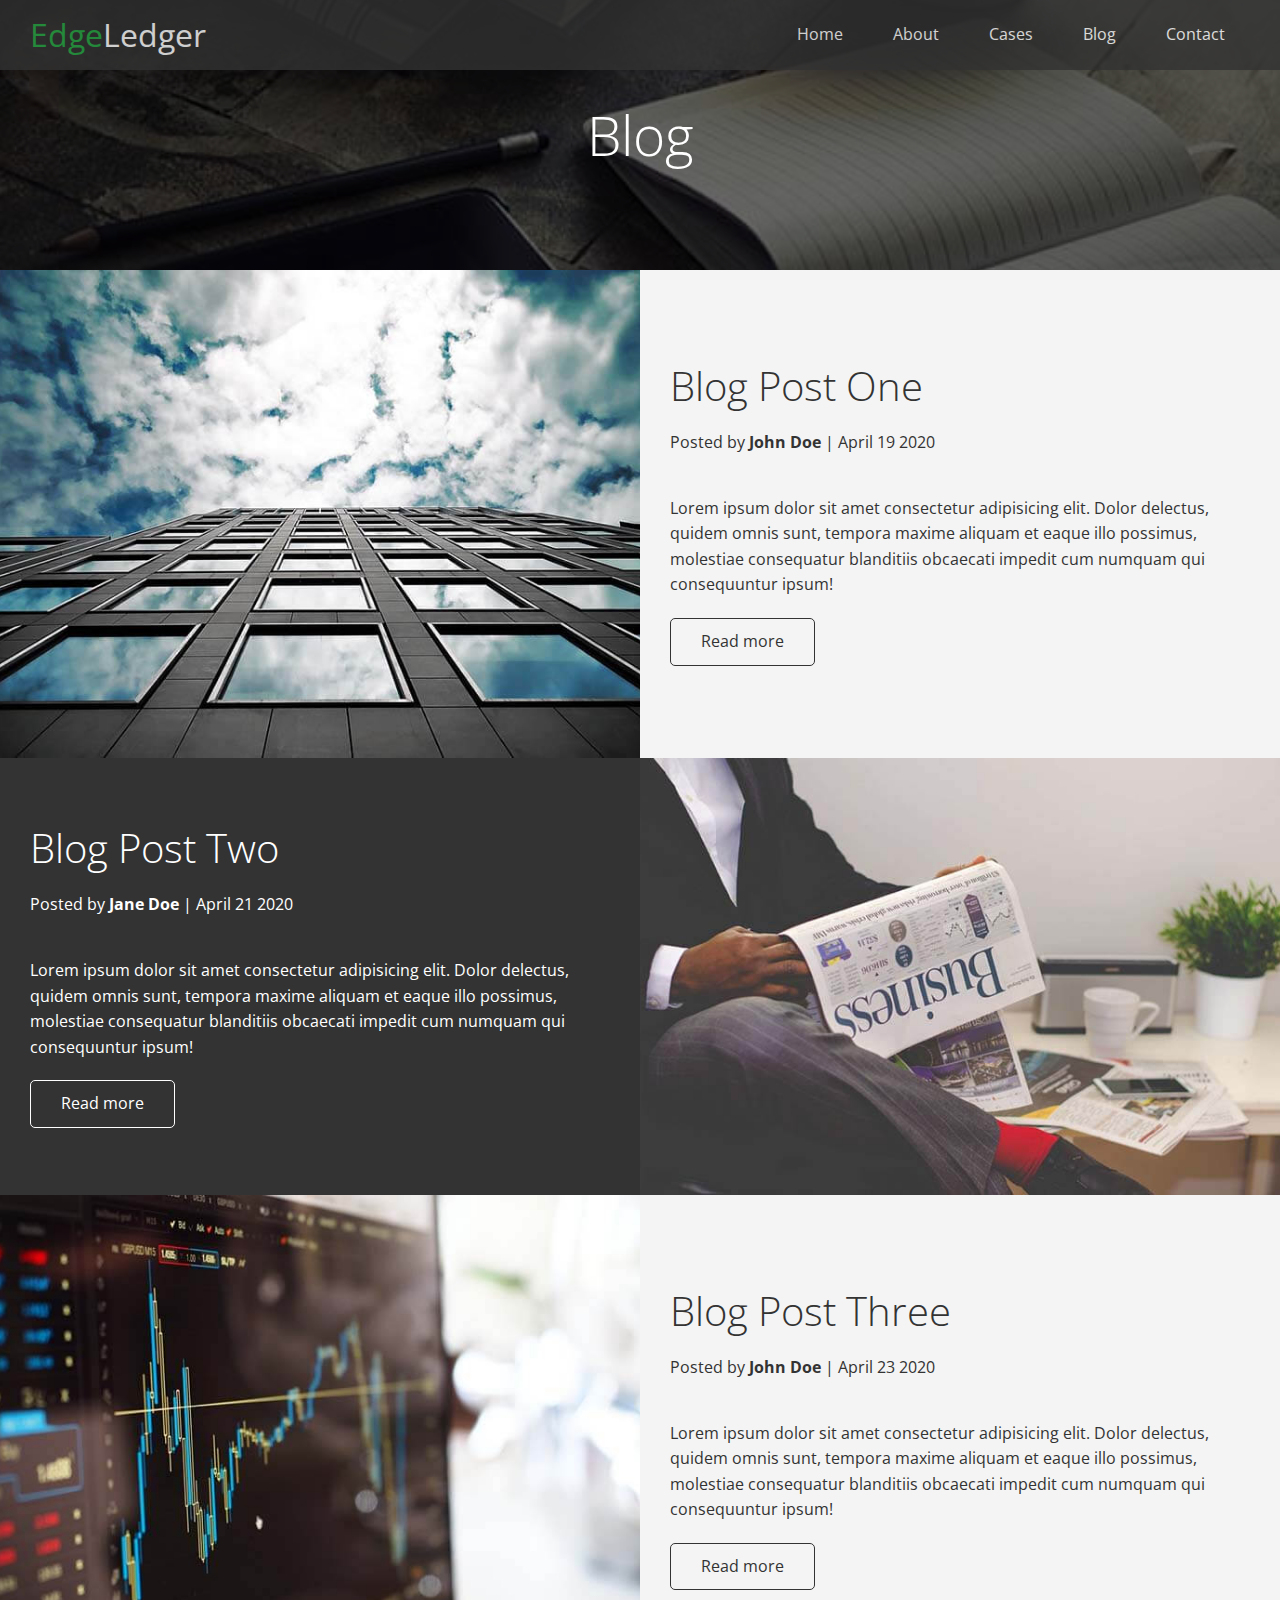
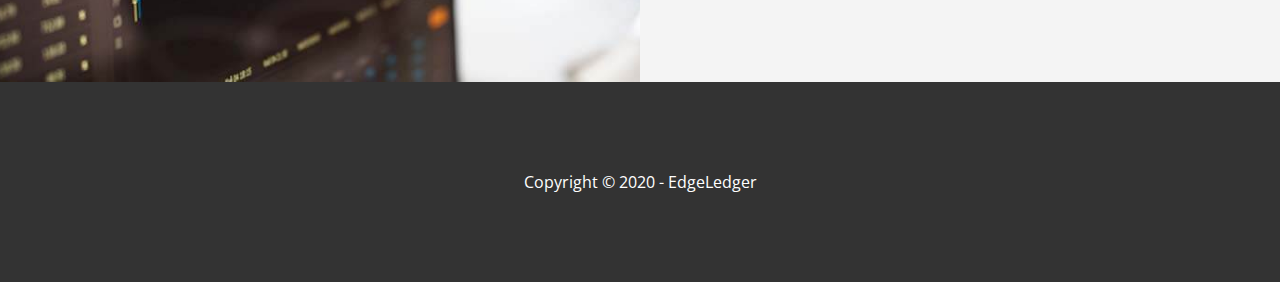
<file: edge-ledger/blog.html>
<!DOCTYPE html>
<html lang="en">
<head>
    <meta charset="UTF-8">
    <meta name="viewport" content="width=device-width, initial-scale=1.0">
    <link rel="stylesheet" href="https://cdnjs.cloudflare.com/ajax/libs/font-awesome/5.15.2/css/all.min.css" integrity="sha512-HK5fgLBL+xu6dm/Ii3z4xhlSUyZgTT9tuc/hSrtw6uzJOvgRr2a9jyxxT1ely+B+xFAmJKVSTbpM/CuL7qxO8w==" crossorigin="anonymous" />
    <link rel="stylesheet" href="./css/utilities.css">
    <link rel="stylesheet" href="./css/style.css">
    <title>Read Our Blog</title>
</head>
<body>
    <header class="hero blog">
        <div id="navbar" class="navbar">
            <h1 class="logo ">
                <span class="text-primary"><i class="fas fa-book-open"></i> Edge</span>Ledger
            </h1>
            <nav>
                <ul>
                    <li><a href="index.html">Home</a></li>
                    <li><a href="index.html#about">About</a></li>
                    <li><a href="index.html#cases">Cases</a></li>
                    <li><a href="index.html#blog">Blog</a></li>
                    <li><a href="index.html#contact">Contact</a></li>
                </ul>
            </nav>
        </div>

        <div class="content">
            <h1>Blog</h1>
        </div>
    </header>

    <main>
      <article class="flex-columns">
        <div class="row">
            <div class="column">
                <div class="column-1">
                    <img src="./image_resources/blog/blog1.jpg" alt="">
                </div>
            </div>
            <div class="column">
                <div class="column-2 bg-light">
                    <h2>Blog Post One</h2>
                    <p class="meta">
                      <i class="fas fa-user"></i> Posted by <strong>John Doe</strong> | April 19 2020
                    </p>
                    <p>Lorem ipsum dolor sit amet consectetur adipisicing elit. Dolor delectus, quidem omnis sunt, tempora maxime aliquam et eaque illo possimus, molestiae consequatur blanditiis obcaecati impedit cum numquam qui consequuntur ipsum!</p>
                    <a href="post.html" class="btn btn-outline-dark">
                        <i class="fas fa-chevron-right"></i> 
                        Read more
                    </a>
                </div>
            </div>
        </div>
      </article>

      <article class="flex-columns flex-reverse">
        <div class="row">
            <div class="column">
                <div class="column-1">
                    <img src="./image_resources/blog/blog2.jpg" alt="">
                </div>
            </div>
            <div class="column">
                <div class="column-2 bg-dark">
                    <h2>Blog Post Two</h2>
                    <p class="meta">
                      <i class="fas fa-user"></i> Posted by <strong>Jane Doe</strong> | April 21 2020
                    </p>
                    <p>Lorem ipsum dolor sit amet consectetur adipisicing elit. Dolor delectus, quidem omnis sunt, tempora maxime aliquam et eaque illo possimus, molestiae consequatur blanditiis obcaecati impedit cum numquam qui consequuntur ipsum!</p>
                    <a href="post.html" class="btn btn-outline-light">
                        <i class="fas fa-chevron-right"></i> 
                        Read more
                    </a>
                </div>
            </div>
        </div>
      </article>

      <article class="flex-columns">
        <div class="row">
            <div class="column">
                <div class="column-1">
                    <img src="./image_resources/blog/blog3.jpg" alt="">
                </div>
            </div>
            <div class="column">
                <div class="column-2 bg-light">
                    <h2>Blog Post Three</h2>
                    <p class="meta">
                      <i class="fas fa-user"></i> Posted by <strong>John Doe</strong> | April 23 2020
                    </p>
                    <p>Lorem ipsum dolor sit amet consectetur adipisicing elit. Dolor delectus, quidem omnis sunt, tempora maxime aliquam et eaque illo possimus, molestiae consequatur blanditiis obcaecati impedit cum numquam qui consequuntur ipsum!</p>
                    <a href="post.html" class="btn btn-outline-dark">
                        <i class="fas fa-chevron-right"></i> 
                        Read more
                    </a>
                </div>
            </div>
        </div>
      </article>

    </main>

    <footer class="footer bg-dark">
        <div class="social">
            <a href="#"><i class="fab fa-facebook fa-2x"></i></a>
            <a href="#"><i class="fab fa-twitter fa-2x"></i></a>
            <a href="#"><i class="fab fa-youtube fa-2x"></i></a>
            <a href="#"><i class="fab fa-linkedin fa-2x"></i></a>
        </div>
        <p>Copyright &copy; 2020 - EdgeLedger</p>
    </footer>

</body>
</html>
</file>
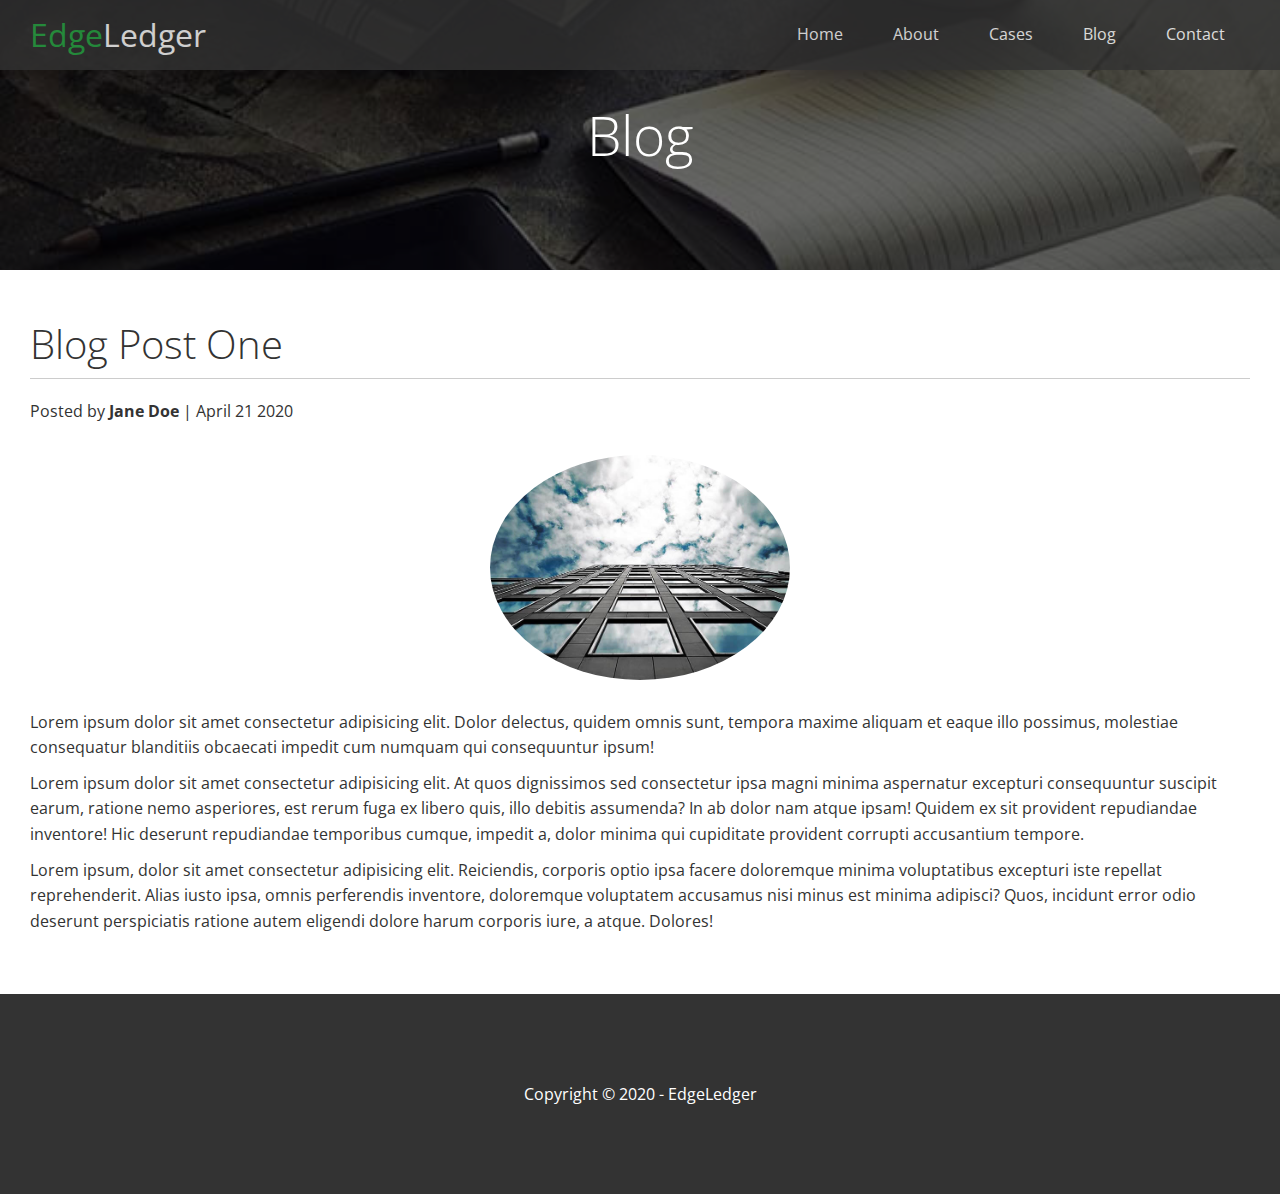
<file: edge-ledger/post.html>
<!DOCTYPE html>
<html lang="en">
<head>
    <meta charset="UTF-8">
    <meta name="viewport" content="width=device-width, initial-scale=1.0">
    <link rel="stylesheet" href="https://cdnjs.cloudflare.com/ajax/libs/font-awesome/5.15.2/css/all.min.css" integrity="sha512-HK5fgLBL+xu6dm/Ii3z4xhlSUyZgTT9tuc/hSrtw6uzJOvgRr2a9jyxxT1ely+B+xFAmJKVSTbpM/CuL7qxO8w==" crossorigin="anonymous" />
    <link rel="stylesheet" href="./css/utilities.css">
    <link rel="stylesheet" href="./css/style.css">
    <title>Post One</title>
</head>
<body>
    <header class="hero blog">
        <div id="navbar" class="navbar">
            <h1 class="logo ">
                <span class="text-primary"><i class="fas fa-book-open"></i> Edge</span>Ledger
            </h1>
            <nav>
                <ul>
                    <li><a href="index.html">Home</a></li>
                    <li><a href="index.html#about">About</a></li>
                    <li><a href="index.html#cases">Cases</a></li>
                    <li><a href="index.html#blog">Blog</a></li>
                    <li><a href="index.html#contact">Contact</a></li>
                </ul>
            </nav>
        </div>

        <div class="content">
            <h1>Blog</h1>
        </div>
    </header>

    <main>
      <section class="post">
        <h2>Blog Post One</h2>
        <p class="meta">
          <i class="fas fa-user"></i> Posted by <strong>Jane Doe</strong> | April 21 2020
        </p>
        <img src="./image_resources/blog/blog1.jpg" alt="">
        <p>Lorem ipsum dolor sit amet consectetur adipisicing elit. Dolor delectus, quidem omnis sunt, tempora maxime aliquam et eaque illo possimus, molestiae consequatur blanditiis obcaecati impedit cum numquam qui consequuntur ipsum!</p>
        <p>Lorem ipsum dolor sit amet consectetur adipisicing elit. At quos dignissimos sed consectetur ipsa magni minima aspernatur excepturi consequuntur suscipit earum, ratione nemo asperiores, est rerum fuga ex libero quis, illo debitis assumenda? In ab dolor nam atque ipsam! Quidem ex sit provident repudiandae inventore! Hic deserunt repudiandae temporibus cumque, impedit a, dolor minima qui cupiditate provident corrupti accusantium tempore.</p>
        <p>Lorem ipsum, dolor sit amet consectetur adipisicing elit. Reiciendis, corporis optio ipsa facere doloremque minima voluptatibus excepturi iste repellat reprehenderit. Alias iusto ipsa, omnis perferendis inventore, doloremque voluptatem accusamus nisi minus est minima adipisci? Quos, incidunt error odio deserunt perspiciatis ratione autem eligendi dolore harum corporis iure, a atque. Dolores!</p>
      </section>
    </main>

    <footer class="footer bg-dark">
        <div class="social">
            <a href="#"><i class="fab fa-facebook fa-2x"></i></a>
            <a href="#"><i class="fab fa-twitter fa-2x"></i></a>
            <a href="#"><i class="fab fa-youtube fa-2x"></i></a>
            <a href="#"><i class="fab fa-linkedin fa-2x"></i></a>
        </div>
        <p>Copyright &copy; 2020 - EdgeLedger</p>
    </footer>

</body>
</html>
</file>
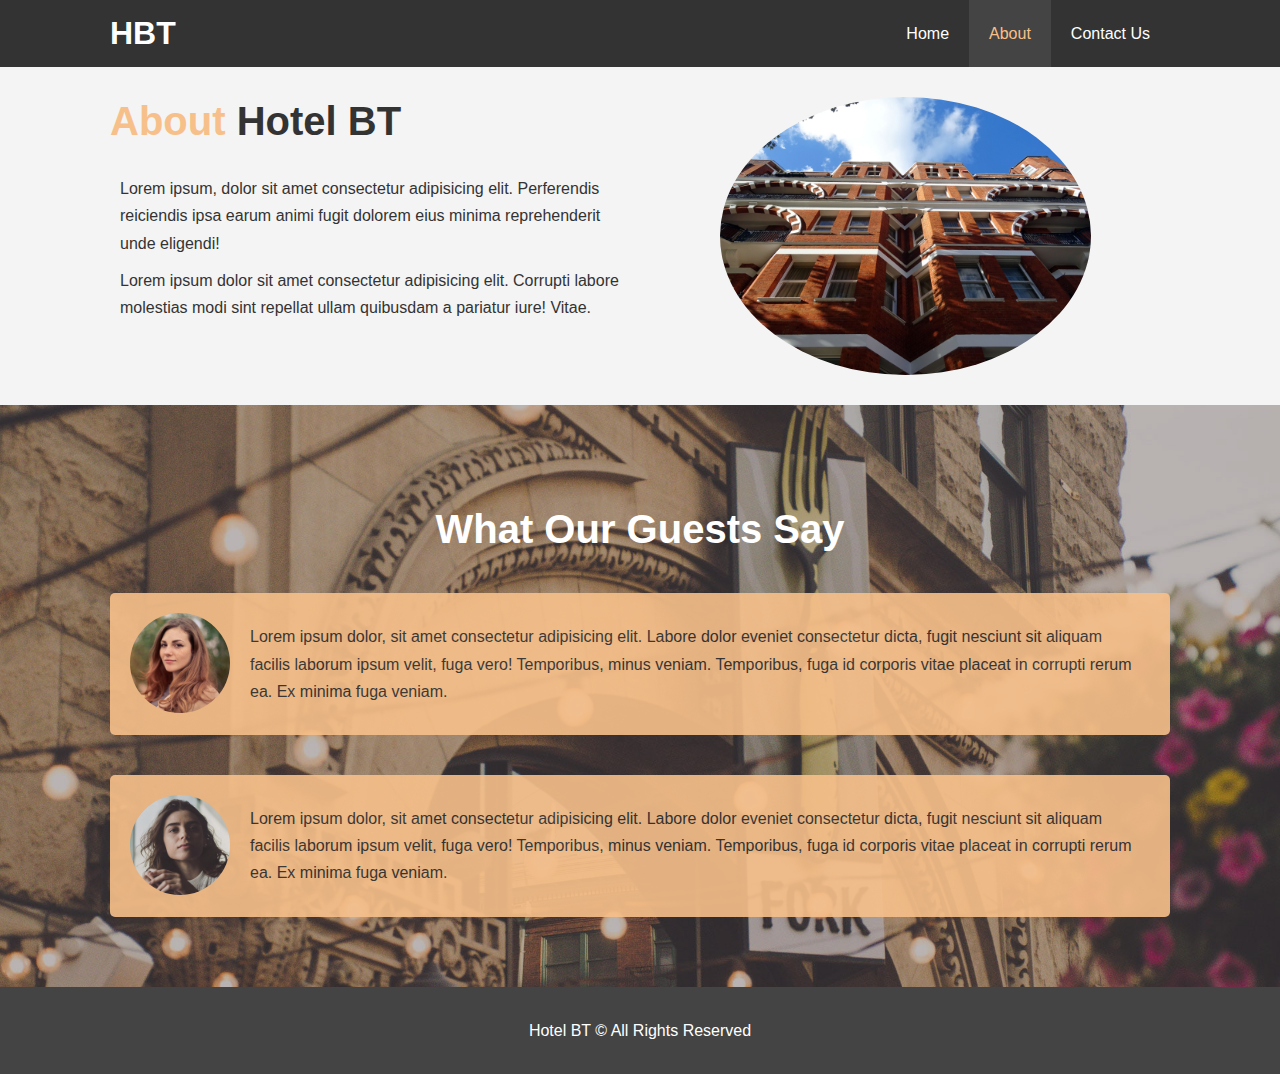
<file: hotel-bt/about.html>
<!DOCTYPE html>
<html lang="en">
<head>
  <meta charset="UTF-8">
  <meta name="viewport" content="width=device-width, initial-scale=1.0">
  <meta name="description" content="Welcome to the most extraordinary hotel in Boston Massachusetts">
  <meta name="keywords" content="hotel,boston hotel, new england hotel">
  <link rel="stylesheet" href="./css/style.css">
  <link rel="stylesheet" media="screen and (max-width: 768px)"  href="./css/mobile.css">
  <title>Hotel BT | About</title>
</head>
<body>
    <header>
    <nav id="navbar">
      <div class="container">
        <h1 class="logo"><a href="index.html">HBT</a></h1>
        <ul>
          <li><a href="index.html">Home</a></li>
          <li><a class="current" href="about.html">About</a></li>
          <li><a href="contact.html">Contact Us</a></li>
        </ul>
    </div>
    </nav>
  </header>

  <section id="about-info" class="bg-light py-3">
    <div class="container">
      <div class="info-left">
        <h1 class="l-heading"><span class="text-primary">About</span> Hotel BT</h1>
        <p>Lorem ipsum, dolor sit amet consectetur adipisicing elit. Perferendis reiciendis ipsa earum animi fugit dolorem eius minima reprehenderit unde eligendi!</p>
        <p>Lorem ipsum dolor sit amet consectetur adipisicing elit. Corrupti labore molestias modi sint repellat ullam quibusdam a pariatur iure! Vitae.</p>
      </div>
      <div class="info-right">
        <img src="./img/photo-2.jpg" alt="hotel">
      </div>
    </div>
  </section>

  <div class="clr"></div>

<section id="testimonials" class="py-3">
  <div class="container">
    <h2 class="l-heading">What Our Guests Say</h2>
    <div class="testimonial bg-primary">
      <img src="./img/person-1.jpg" alt="samantha">
      <p>Lorem ipsum dolor, sit amet consectetur adipisicing elit. Labore dolor eveniet consectetur dicta, fugit nesciunt sit aliquam facilis laborum ipsum velit, fuga vero! Temporibus, minus veniam. Temporibus, fuga id corporis vitae placeat in corrupti rerum ea. Ex minima fuga veniam.</p>
    </div>

    <div class="testimonial bg-primary">
      <img src="./img/person-2.jpg" alt="Jen">
      <p>Lorem ipsum dolor, sit amet consectetur adipisicing elit. Labore dolor eveniet consectetur dicta, fugit nesciunt sit aliquam facilis laborum ipsum velit, fuga vero! Temporibus, minus veniam. Temporibus, fuga id corporis vitae placeat in corrupti rerum ea. Ex minima fuga veniam.</p>
    </div>
  </div>
</section>

  <footer id="main-footer">
    <p>Hotel BT &copy; All Rights Reserved</p>
  </footer>
</body>
</html>
</file>
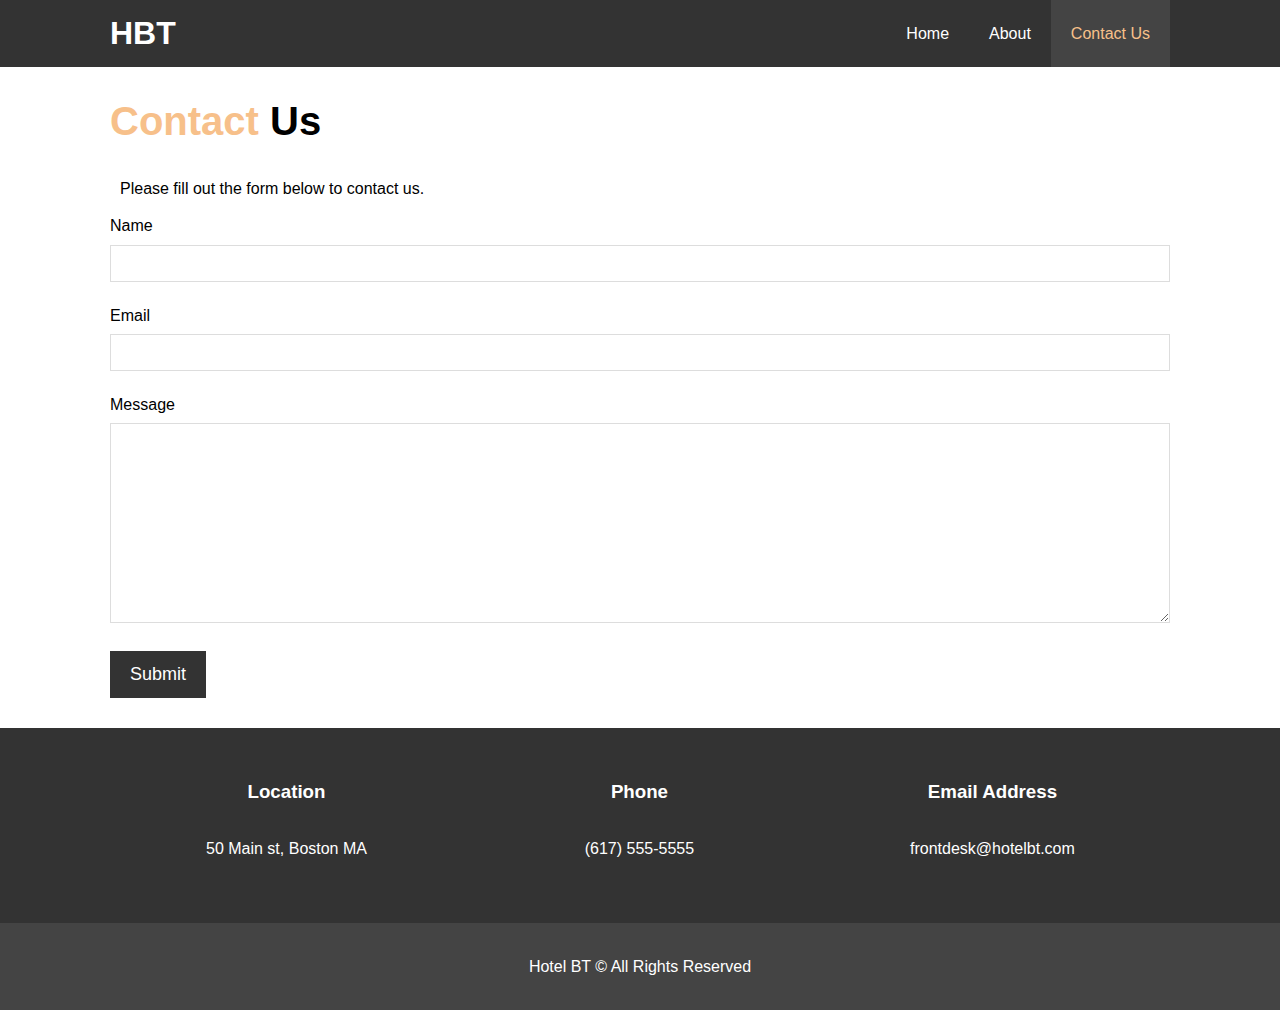
<file: hotel-bt/contact.html>
<!DOCTYPE html>
<html lang="en">
<head>
  <meta charset="UTF-8">
  <meta name="viewport" content="width=device-width, initial-scale=1.0">
  <meta name="description" content="Welcome to the most extraordinary hotel in Boston Massachusetts">
  <meta name="keywords" content="hotel,boston hotel, new england hotel">
  <link rel="stylesheet" href="https://use.fontawesome.com/releases/v5.15.2/css/all.css" integrity="sha384-vSIIfh2YWi9wW0r9iZe7RJPrKwp6bG+s9QZMoITbCckVJqGCCRhc+ccxNcdpHuYu" crossorigin="anonymous">
  <link rel="stylesheet" href="./css/style.css">
  <link rel="stylesheet" media="screen and (max-width: 768px)"  href="./css/mobile.css">
  <title>Hotel BT | Contact Us </title>
</head>
<body>
    <header>
    <nav id="navbar">
      <div class="container">
        <h1 class="logo"><a href="index.html">HBT</a></h1>
        <ul>
          <li><a href="index.html">Home</a></li>
          <li><a href="about.html">About</a></li>
          <li><a class="current" href="contact.html">Contact Us</a></li>
        </ul>
    </div>
    </nav>
  </header>

  <section id="contact-form" class="py-3">
    <div class="container">
      <h1 class="l-heading"><span class="text-primary">Contact</span> Us</h1>
      <p>Please fill out the form below to contact us.</p>
      <form action="process.php">
        <div class="form-group">
          <label for="name">Name</label>
          <input type="text" name="name" id="name">
        </div>
        <div class="form-group">
          <label for="email">Email</label>
          <input type="text" email="email" id="email">
        </div>
        <div class="form-group">
          <label for="message">Message</label>
          <textarea name="message"></textarea>
        </div>
        <button type="submit" class="btn">Submit</button>
      </form>
    </div>
  </section>

  <section id="contact-info" class="bg-dark">
    <div class="container">
      <div class="box">
        <i class="fas fa-hotel fa-3x"></i>
        <h3>Location</h3>
        <p>50 Main st, Boston MA</p>
      </div>
      <div class="box">
        <i class="fas fa-phone fa-3x"></i>
        <h3>Phone</h3>
        <p> (617) 555-5555</p>
      </div>
      <div class="box">
        <i class="fas fa-envelope fa-3x"></i>
        <h3>Email Address</h3>
        <p>frontdesk@hotelbt.com</p>
      </div>
    </div>
  </section>

  <footer id="main-footer">
    <p>Hotel BT &copy; All Rights Reserved</p>
  </footer>
</body>
</html>
</file>
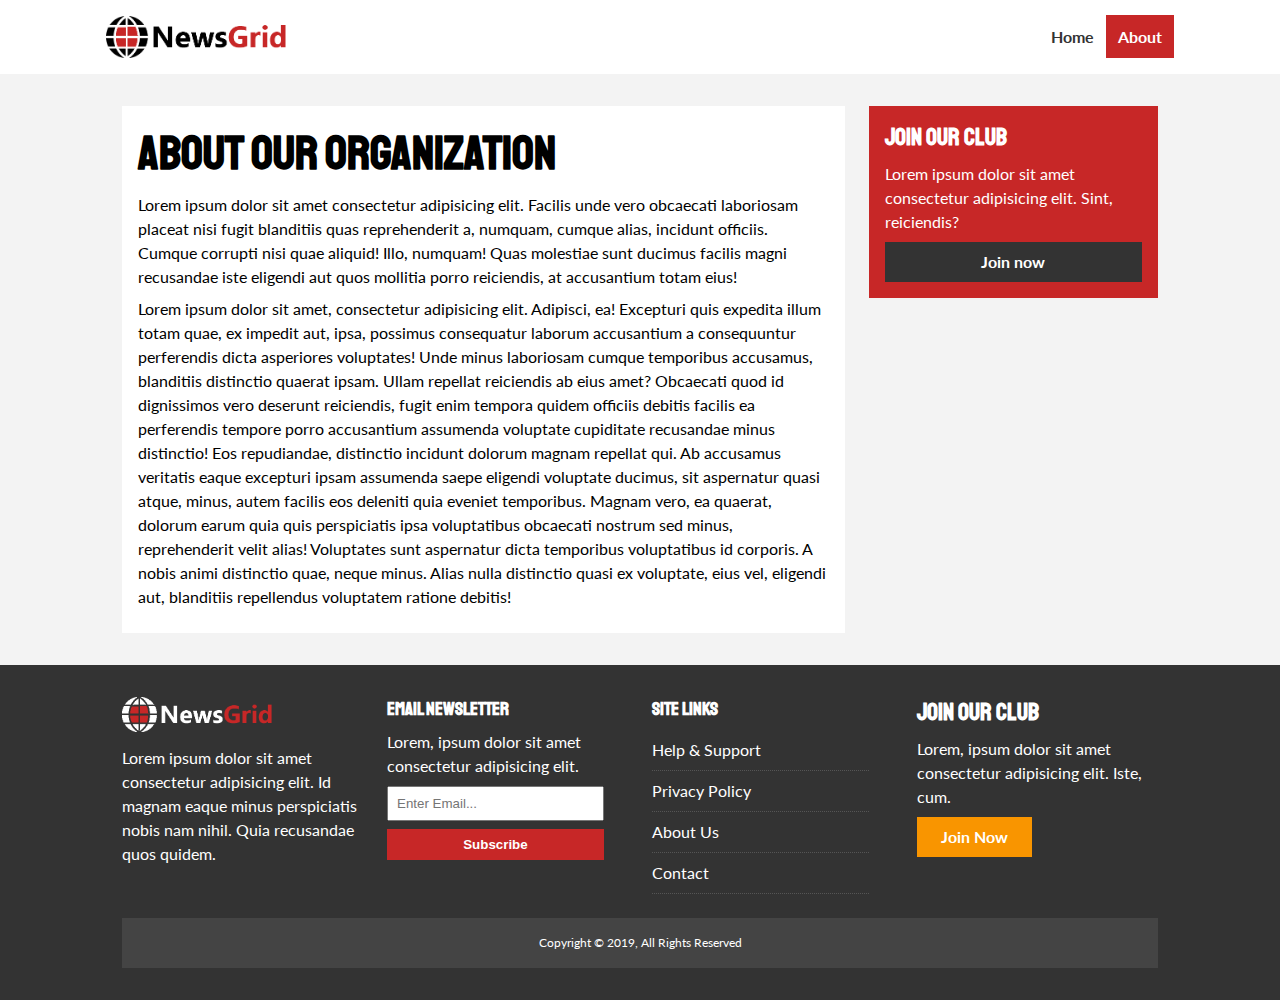
<file: newsgrid-website/about.html>
<!DOCTYPE html>
<html lang="en">

<head>
    <meta charset="UTF-8">
    <meta http-equiv="X-UA-Compatible" content="IE=edge">
    <meta name="viewport" content="width=device-width, initial-scale=1.0">
    <link rel="preconnect" href="https://fonts.gstatic.com">
    <link rel="stylesheet" href="https://use.fontawesome.com/releases/v5.15.3/css/all.css"
        integrity="sha384-SZXxX4whJ79/gErwcOYf+zWLeJdY/qpuqC4cAa9rOGUstPomtqpuNWT9wdPEn2fk" crossorigin="anonymous">
    <link href="https://fonts.googleapis.com/css2?family=Lato&family=Staatliches&display=swap" rel="stylesheet">
    <link rel="stylesheet" href="css/style.css">
    <link rel="stylesheet" media="screen and (max-width: 768px)" href="css/mobile.css">
    <link rel="shortcut icon" type="image/x-icon" href="favicon.ico">
    <title>NewsGrid | About</title>
</head>

<body>

    <!-- Navbar -->
    <nav id="main-nav">
        <div class="container">
            <img src="img/logo.png" alt="NewsGrid" class="logo">
            <div class="social">
                <a href="http://facebook.com" target="_blank"><i class="fab fa-facebook fa-2x"></i></a>
                <a href="http://twitter.com" target="_blank"><i class="fab fa-twitter fa-2x"></i></a>
                <a href="http://instagram.com" target="_blank"><i class="fab fa-instagram fa-2x"></i></a>
                <a href="http://youtube.com" target="_blank"><i class="fab fa-youtube fa-2x"></i></a>
            </div>
            <ul>
                <li><a href="index.html">Home</a></li>
                <li><a href="about.html" class="current">About</a></li>
            </ul>
        </div>
    </nav>

    <section id="about">
        <div class="container">
            <div class="page-container">
                <article class="card">
                    <h1 class="l-heading">About Our Organization</h1>
                    <p>Lorem ipsum dolor sit amet consectetur adipisicing elit. Facilis unde vero obcaecati laboriosam
                        placeat nisi fugit blanditiis quas reprehenderit a, numquam, cumque alias, incidunt officiis.
                        Cumque corrupti nisi quae aliquid! Illo, numquam! Quas molestiae sunt ducimus facilis magni
                        recusandae iste eligendi aut quos mollitia porro reiciendis, at accusantium totam eius!</p>
                    <p>Lorem ipsum dolor sit amet, consectetur adipisicing elit. Adipisci, ea! Excepturi quis expedita
                        illum totam quae, ex impedit aut, ipsa, possimus consequatur laborum accusantium a consequuntur
                        perferendis dicta asperiores voluptates! Unde minus laboriosam cumque temporibus accusamus,
                        blanditiis distinctio quaerat ipsam. Ullam repellat reiciendis ab eius amet? Obcaecati quod id
                        dignissimos vero deserunt reiciendis, fugit enim tempora quidem officiis debitis facilis ea
                        perferendis tempore porro accusantium assumenda voluptate cupiditate recusandae minus
                        distinctio! Eos repudiandae, distinctio incidunt dolorum magnam repellat qui. Ab accusamus
                        veritatis eaque excepturi ipsam assumenda saepe eligendi voluptate ducimus, sit aspernatur quasi
                        atque, minus, autem facilis eos deleniti quia eveniet temporibus. Magnam vero, ea quaerat,
                        dolorum earum quia quis perspiciatis ipsa voluptatibus obcaecati nostrum sed minus,
                        reprehenderit velit alias! Voluptates sunt aspernatur dicta temporibus voluptatibus id corporis.
                        A nobis animi distinctio quae, neque minus. Alias nulla distinctio quasi ex voluptate, eius vel,
                        eligendi aut, blanditiis repellendus voluptatem ratione debitis!</p>
                </article>
                <aside class="card bg-primary">
                    <h2>Join Our Club</h2>
                    <p>Lorem ipsum dolor sit amet consectetur adipisicing elit. Sint, reiciendis?</p>
                    <a href="" class="btn btn-dark btn-block">
                        Join now
                    </a>
                </aside>
            </div>
        </div>
    </section>


    <!-- Footer  -->
    <footer id="main-footer" class="py-2">
        <div class="container footer-container">
            <div>
                <img src="img/logo_light.png" alt="NewsGrid">
                <p>Lorem ipsum dolor sit amet consectetur adipisicing elit. Id magnam eaque minus perspiciatis nobis nam
                    nihil. Quia recusandae quos quidem.</p>
            </div>
            <div>
                <h3>Email NewsLetter</h3>
                <p>Lorem, ipsum dolor sit amet consectetur adipisicing elit.</p>
                <form>
                    <input type="email" placeholder="Enter Email...">
                    <input type="submit" value="Subscribe" class="btn btn-primary">
                </form>
            </div>
            <div>
                <h3>Site Links</h3>
                <ul class="list">
                    <li><a href="#">Help & Support</a></li>
                    <li><a href="#">Privacy Policy</a></li>
                    <li><a href="#">About Us</a></li>
                    <li><a href="#">Contact</a></li>
                </ul>
            </div>
            <div>
                <h2>Join Our Club</h2>
                <p>Lorem, ipsum dolor sit amet consectetur adipisicing elit. Iste, cum.</p>
                <a href="#" class="btn btn-secondary">Join Now</a>
            </div>
            <div>
                <p>
                    Copyright &copy; 2019, All Rights Reserved
                </p>
            </div>
        </div>
    </footer>
</body>

</html>
</file>
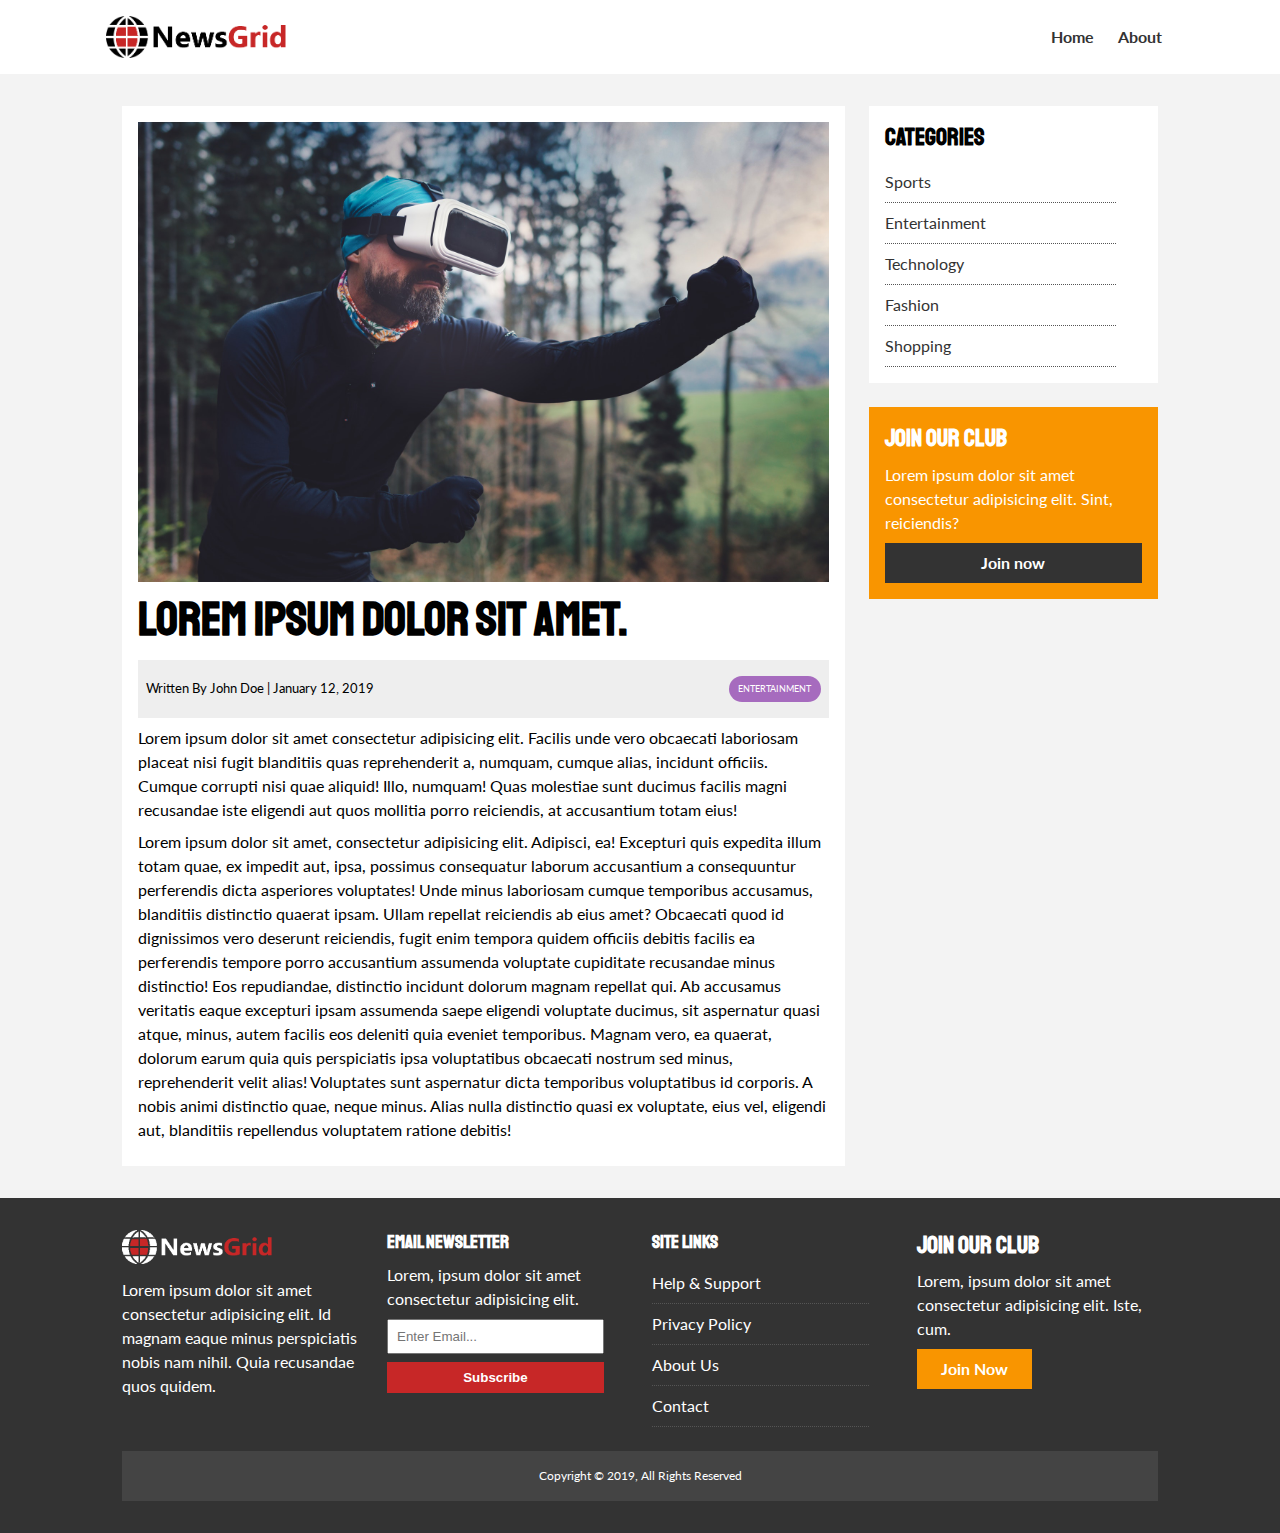
<file: newsgrid-website/article.html>
<!DOCTYPE html>
<html lang="en">

<head>
    <meta charset="UTF-8">
    <meta http-equiv="X-UA-Compatible" content="IE=edge">
    <meta name="viewport" content="width=device-width, initial-scale=1.0">
    <link rel="preconnect" href="https://fonts.gstatic.com">
    <link rel="stylesheet" href="https://use.fontawesome.com/releases/v5.15.3/css/all.css"
        integrity="sha384-SZXxX4whJ79/gErwcOYf+zWLeJdY/qpuqC4cAa9rOGUstPomtqpuNWT9wdPEn2fk" crossorigin="anonymous">
    <link href="https://fonts.googleapis.com/css2?family=Lato&family=Staatliches&display=swap" rel="stylesheet">
    <link rel="stylesheet" href="css/style.css">
    <link rel="stylesheet" media="screen and (max-width:768px)" href="css/mobile.css">
    <link rel="shortcut icon" type="image/x-icon" href="favicon.ico">
    <title>NewsGrid | Latest News</title>
</head>

<body>

    <!-- Navbar -->
    <nav id="main-nav">
        <div class="container">
            <img src="img/logo.png" alt="NewsGrid" class="logo">
            <div class="social">
                <a href="http://facebook.com" target="_blank"><i class="fab fa-facebook fa-2x"></i></a>
                <a href="http://twitter.com" target="_blank"><i class="fab fa-twitter fa-2x"></i></a>
                <a href="http://instagram.com" target="_blank"><i class="fab fa-instagram fa-2x"></i></a>
                <a href="http://youtube.com" target="_blank"><i class="fab fa-youtube fa-2x"></i></a>
            </div>
            <ul>
                <li><a href="index.html">Home</a></li>
                <li><a href="about.html">About</a></li>
            </ul>
        </div>
    </nav>

    <section id="article">
        <div class="container">
            <div class="page-container">
                <article class="card">
                    <img src="img/articles/ent1.jpg" alt="">
                    <h1 class="l-heading">Lorem ipsum dolor sit amet.</h1>
                    <div class="meta">
                        <small>
                            <i class="fas fa-user"></i> Written By John Doe | January 12, 2019
                        </small>
                        <div class="category category-ent">Entertainment</div>
                    </div>
                    <p>Lorem ipsum dolor sit amet consectetur adipisicing elit. Facilis unde vero obcaecati laboriosam
                        placeat nisi fugit blanditiis quas reprehenderit a, numquam, cumque alias, incidunt officiis.
                        Cumque corrupti nisi quae aliquid! Illo, numquam! Quas molestiae sunt ducimus facilis magni
                        recusandae iste eligendi aut quos mollitia porro reiciendis, at accusantium totam eius!</p>
                    <p>Lorem ipsum dolor sit amet, consectetur adipisicing elit. Adipisci, ea! Excepturi quis expedita
                        illum totam quae, ex impedit aut, ipsa, possimus consequatur laborum accusantium a consequuntur
                        perferendis dicta asperiores voluptates! Unde minus laboriosam cumque temporibus accusamus,
                        blanditiis distinctio quaerat ipsam. Ullam repellat reiciendis ab eius amet? Obcaecati quod id
                        dignissimos vero deserunt reiciendis, fugit enim tempora quidem officiis debitis facilis ea
                        perferendis tempore porro accusantium assumenda voluptate cupiditate recusandae minus
                        distinctio! Eos repudiandae, distinctio incidunt dolorum magnam repellat qui. Ab accusamus
                        veritatis eaque excepturi ipsam assumenda saepe eligendi voluptate ducimus, sit aspernatur quasi
                        atque, minus, autem facilis eos deleniti quia eveniet temporibus. Magnam vero, ea quaerat,
                        dolorum earum quia quis perspiciatis ipsa voluptatibus obcaecati nostrum sed minus,
                        reprehenderit velit alias! Voluptates sunt aspernatur dicta temporibus voluptatibus id corporis.
                        A nobis animi distinctio quae, neque minus. Alias nulla distinctio quasi ex voluptate, eius vel,
                        eligendi aut, blanditiis repellendus voluptatem ratione debitis!</p>
                </article>

                <aside id="categories" class="card">
                    <h2>Categories</h2>
                    <ul class="list">
                        <li><a href="#""><i class=" fas fa-chevron-right"></i> Sports</a></li>
                        <li><a href="#""><i class=" fas fa-chevron-right"></i> Entertainment</a></li>
                        <li><a href="#""><i class=" fas fa-chevron-right"></i> Technology</a></li>
                        <li><a href="#""><i class=" fas fa-chevron-right"></i> Fashion</a></li>
                        <li><a href="#""><i class=" fas fa-chevron-right"></i> Shopping</a></li>
                    </ul>
                </aside>

                <aside class="card bg-secondary">
                    <h2>Join Our Club</h2>
                    <p>Lorem ipsum dolor sit amet consectetur adipisicing elit. Sint, reiciendis?</p>
                    <a href="" class="btn btn-dark btn-block">
                        Join now
                    </a>
                </aside>
            </div>
        </div>
    </section>


    <!-- Footer  -->
    <footer id="main-footer" class="py-2">
        <div class="container footer-container">
            <div>
                <img src="img/logo_light.png" alt="NewsGrid">
                <p>Lorem ipsum dolor sit amet consectetur adipisicing elit. Id magnam eaque minus perspiciatis nobis nam
                    nihil. Quia recusandae quos quidem.</p>
            </div>
            <div>
                <h3>Email NewsLetter</h3>
                <p>Lorem, ipsum dolor sit amet consectetur adipisicing elit.</p>
                <form>
                    <input type="email" placeholder="Enter Email...">
                    <input type="submit" value="Subscribe" class="btn btn-primary">
                </form>
            </div>
            <div>
                <h3>Site Links</h3>
                <ul class="list">
                    <li><a href="#">Help & Support</a></li>
                    <li><a href="#">Privacy Policy</a></li>
                    <li><a href="#">About Us</a></li>
                    <li><a href="#">Contact</a></li>
                </ul>
            </div>
            <div>
                <h2>Join Our Club</h2>
                <p>Lorem, ipsum dolor sit amet consectetur adipisicing elit. Iste, cum.</p>
                <a href="#" class="btn btn-secondary">Join Now</a>
            </div>
            <div>
                <p>
                    Copyright &copy; 2019, All Rights Reserved
                </p>
            </div>
        </div>
    </footer>
</body>

</html>
</file>
<file: hotel-bt/css/mobile.css>
#navbar .logo {
  float: none;
  text-align: center;
}

#navbar ul, #navbar ul li {
  float: none;
}

#navbar ul li a {
  padding: 5px;
  border-bottom: #444 dotted 1px;
}

/* Showcase */
#showcase {
  height: 100%;
}

#showcase .showcase-content {
  padding-top: 70px;
  padding-bottom: 30px;
}

/* Home Info */
#home-info {
  height: 550px;
}

#home-info .info-img {
  display: none;
}

#home-info .info-content {
  float: none;
  width: 100%;
}

/* Boxes */
.box {
  float: none;
  width: 100%;
}


/* ------------About page------------------ */

/* About */
#about-info .info-right,
#about-info .info-left {
  float: none;
  width: 100%;
}

.l-heading {
  text-align: center;
}

#about-info .info-right {
  margin-top: 30px;
}

/* contact */
#contact-info .box {
  border-bottom: #444 dotted 1px;
}
</file>
<file: kowledge-timeline/style.css>
:root {
    --primary-color: #425b84;
    --secondary-color: #5b7bb4;
    --max-width: 1100px;
}

* {
    margin: 0;
    padding: 0;
    box-sizing: border-box;
}

body {
    font: normal 1rem/1.5 'Arial', sans-serif;
    background: var(--primary-color);
    color: white;
    overflow-x: hidden;
    padding-bottom: 50px;
}

#main-header {
    background: var(--secondary-color);
    padding: 4rem 0;
}

.container {
    max-width: var(--max-width);
    margin: 0 auto;
    text-align: center;
}

h1 {
    font-size: 2.3rem;
}

/* Timeline */

#timeline ul {
    background: var(--primary-color);
    padding: 50px 0;
}


/* Create line */
#timeline ul li {
    list-style: none;
    position: relative;
    width: 6px;
    margin: 0 auto;
    padding-top: 50px;
    background: white;
}

/* Boxes */
#timeline ul li div {
    position: relative;
    bottom: 0;
    width: 400px;
    padding: 1rem;
    background: var(--secondary-color);
    transition: all 0.5s ease-in-out;
    visibility: hidden;
    opacity: 0;
}

/* Right side */
#timeline ul li:nth-child(odd) div {
    left: 40px;
    transform: translate(200px, 0);
}
/* Left side */
#timeline ul li:nth-child(even) div {
    left: -434px;
    transform: translate(-200px, 0);
}

/* Dots */
#timeline ul li:after {
    content: '';
    position: absolute;
    left: 50%;
    bottom: 0;
    width: 25px;
    height: 25px;
    background: inherit;
    border-radius: 50%;
    transform: translateX(-50%);
    transition: background 0.5s ease-in-out;
}

/* Arrows Base */
#timeline div:before {
    content: '';
    position: absolute;
    bottom: 5px;
    width: 0;
    height: 0;
    border-style: solid;
}

/* Right Side Arrows */
#timeline ul li:nth-child(odd) div:before{
    left: -15px;
    border-width: 8px 16px 8px 0;
    border-color: transparent var(--secondary-color) transparent transparent;
}

/* Left Side Arrows */
#timeline ul li:nth-child(even) div:before{
    right: -15px;
    border-width: 8px 0 8px 16px;
    border-color: transparent transparent transparent var(--secondary-color) ;
}

/* Show Boxes */
#timeline ul li.show div {
    transform: none;
    visibility: visible;
    opacity: 1;
}

#timeline ul li.show:after {
    background: var(--secondary-color);
}

@media (max-width: 900px){
    #timeline ul li div {
        width: 250px;
    }

    #timeline ul li:nth-child(even) div {
        left: -284px;
    }
}

@media(max-width: 600px){
    #timeline ul li {
        margin-left: 20px;
    }

    #timeline ul li div {
        width: calc(100vw - 90px);
    }

    #timeline ul li:nth-child(even) div {
        left: 40px;
    }

    #timeline ul li:nth-child(even) div:before{
        left: -15px;
        border-width: 8px 16px 8px 0;
        border-color: transparent var(--secondary-color) transparent transparent;
    }
    
}
</file>
<file: newsgrid-website/css/style.css>
:root {
    --primary-color: #c72727;
    --secondary-color: #f99500;
    --light-color: #f3f3f3;
    --dark-color: #333;
    --max-width: 1100px;
}

.category {
    --sports-color: #f99500;
    --ent-color: #a66bbe;
    --tech-color: #009cff;
}

* {
    margin: 0;
    padding: 0;
    box-sizing: border-box;
}

body {
    font-family: 'Lato', sans-serif;
    line-height: 1.5;
    background: var(--light-color);
}

a {
    color: #333;
    text-decoration: none;
}

p {
    margin: .5rem 0;
}

ul {
    list-style: none;
}

img {
    width: 100%;
}

h1,h2,h2,h3,h4,h5,h6{
    font-family: 'Staatliches', cursive;
    margin-bottom: .55rem;
    line-height: 1.3;
}

/* Utility */
.container {
    max-width: var(--max-width);
    margin: auto;
    padding: 0 2rem;
    overflow: hidden;
}

.category {
    display: inline-block;
    color: white;
    font-size: .55rem;
    text-transform: uppercase;
    padding: .4rem .6rem;
    border-radius: 15px;
    margin-bottom: .5rem;
}

.category-sports{ background: var(--sports-color);}
.category-ent{ background: var(--ent-color);}
.category-tech{ background: var(--tech-color);}

.btn {
    display: inline-block;
    border: none;
    background: var(--dark-color);
    color: white;
    padding: .5rem 1.5rem;
    font-weight: bold;
}

.btn-light { background: var(--light-color);}
.btn-primary { background: var(--primary-color);}
.btn-secondary { background: var(--secondary-color);}

.btn-block {
    display: block;
    width: 100%;
    text-align: center;
}

.btn:hover {
    opacity: 0.9;
}

.card  {
    background: white;
    padding: 1rem;
}

.bg-dark{ 
    background: var(--dark-color);
    color: white;
}
.bg-primary{ 
    background: var(--primary-color);
    color: white;
}
.bg-secondary{ 
    background: var(--secondary-color);
    color: white;
}

.bg-dark h1,
.bg-dark h2,
.bg-dark h3,
.bg-dark a,
.bg-primary h1,
.bg-primary h2,
.bg-primary h3,
.bg-primary a,
.bg-secondary h1,
.bg-secondary h2,
.bg-secondary h3,
.bg-secondary a {
    color: white;
}



.py-1 {padding: 1.5rem 0;}
.py-2 {padding: 2rem 0;}
.py-3 {padding: 3rem 0;}
.p-1 {padding: 3rem;}
.p-2 {padding: 3rem;}
.p-3 {padding: 3rem;}

.l-heading {
    font-size: 3rem;
}

.list li {
    padding: .5rem 0;
    border-bottom: #555 dotted 1px;
    width: 90%;
}

.list li a:hover {
    color: var(--primary-color) !important;
    font-weight: bold;
}

/* Inner page container */
.page-container {
    display: grid;
    grid-template-columns: 5fr 2fr;
    margin: 2rem 0;
    gap: 1.5rem;
}

.page-container > *:first-child {
    grid-row: 1 / span 3;
}
/* Navigation */
#main-nav {
    background: white;
    position: sticky;
    top: 0;
    z-index: 2;
}

#main-nav .container {
    display: grid;
    grid-template-columns: 6fr 3fr 2fr;
    padding: 1rem;
    align-items: center;
}

#main-nav .logo {
    width: 180px;
}

#main-nav ul {
    display: flex;
    justify-self: end;
}

#main-nav ul li a {
    padding: .75rem;
    font-weight: bold;
}

#main-nav ul li a.current {
    background: var(--primary-color);
    color: white;
}
#main-nav ul li a:hover {
    background: var(--light-color);
    color: var(--dark-color);
}
#main-nav .social {
    justify-self: center;
}
#main-nav .social i {
    color: #777;
    margin-right: .5rem;
}

/* Showcase */
#showcase {
    color: white;
    background: #333;
    padding: 2rem;
    position: relative;

}

#showcase::before{
    content: '';
    background: url(../img/featured.jpg) no-repeat center center/cover;
    position: absolute;
    top: 0;
    left: 0;
    width: 100%;
    height: 100%;
    opacity: 0.4;
}

#showcase .showcase-container {
    display: grid;
    grid-template-columns: repeat(2, 1fr);
    justify-content: center;
    align-items: center;
    height: 50vh;
}

#showcase .showcase-content{
    z-index: 1;
}
#showcase .showcase-content p {
    margin-bottom: 1rem;
}

/* Home Articles*/
#home-articles .articles-container {
    display: grid;
    grid-template-columns: repeat(3, 1fr);
    gap: 1rem;
}

#home-articles .articles-container > *:first-child,
#home-articles .articles-container > *:last-child{
    display: grid;
    grid-template-columns: repeat(2, 1fr);
    gap: 1rem;
    align-items: center;
    grid-column: 1 / span 2;
}
#home-articles .articles-container > *:last-child {
    grid-column: 2 / span 2;
}

#article .meta {
    display: flex;
    justify-content: space-between;
    align-items: center;
    background: #eee;
    padding: .5rem;
}

#article .meta .category {
    margin-top: .5rem;
}

/* Footer */
#main-footer {
    background: var(--dark-color);
    color: white;
}

#main-footer img {
    width: 150px;
}

#main-footer a {
    color: white;
}

#main-footer .footer-container {
    display: grid;
    grid-template-columns: repeat(4, 1fr);
    gap: 1.5rem;
}

#main-footer .footer-container > *:last-child {
    background: #444;
    grid-column: 1 / span 4;
    text-align: center;
    padding: .5rem;
    font-size: 0.75rem;
}

#main-footer .footer-container input[type='email']{
    width: 90%;
    padding: .5rem;
    margin-bottom: .5rem;
}

#main-footer .footer-container input[type='submit']{
    width: 90%;
}
</file>
<file: newsgrid-website/css/mobile.css>
/* Navigation */
#main-nav .social {
    display: none; 
}
#main-nav .container {
    grid-template-columns: 1fr;
    gap: 1.2rem;
}

#main-nav ul,
#main-nav .logo {
    justify-self: center;
}

#main-nav ul li a {
    padding: .5rem;
}

#home-articles .articles-container {
    grid-template-columns: repeat(2, 1fr);
}

#home-articles .articles-container >*:first-child,
#home-articles .articles-container >*:last-child {
    grid-template-columns: 1fr;
    grid-column: 1;
}

@media(max-width: 600px){
    /* Stack Grid Items */
    #showcase .showcase-container,
    #home-articles .articles-container,
    #main-footer .footer-container {
    grid-template-columns: 1fr;
    }

    #main-footer .footer-container > *:last-child {
        grid-column: 1;
    }

    #main-footer .footer-container > *:first-child 
    #main-footer .footer-container > *:last-child {
        border-bottom: #444 dotted 1px;
        padding: 1rem;
    }

    .page-container {
        grid-template-columns: 1fr;
        text-align: center;
    }
    .page-container > *:first-child {
        grid-row: 1 
    }

    .l-heading {
        font-size: 2rem;
    }
}
</file>
<file: one-page-website/one-page-website/style.css>
@import url('https://fonts.googleapis.com/css2?family=Montserrat:wght@300;400;700&display=swap');

* {
    padding: 0;
    margin: 0;
    box-sizing: border-box;
}

html {
    font-size: 10px;
    font-family: 'Montserrat', sans-serif;
}

a {
    text-decoration: none;
}

img {
    height: 100%;
    width: 100%;
    object-fit: cover;
}

p {
    color: black;
    font-size: 1.4rem;
    margin-top: 5px;
    line-height: 2.5rem;
    font-weight: 300;
    letter-spacing: .05rem;
    max-width: 960px;
}

/* Utilities */
.container {
    min-height: 100vh;
    width: 100%;
    display: flex;
    align-items: center;
    justify-content: center;
}

.section-title {
    font-size: 4rem;
    font-weight: 300;
    color: black;
    margin-bottom: 10px;
    text-transform: uppercase;
    letter-spacing: .2rem;
    text-align: center;
}
.section-title span {
    color: crimson;
}

.cta-hero{
    display: inline-block;
    padding: 10px 30px;
    color: crimson;
    opacity: 0;
    background: transparent;
    border: 2px solid transparent;
    font-size: 2rem;
    font-weight: bold;
    text-transform: uppercase;
    letter-spacing: 0.1rem;
    margin-top: 30px;
    transition: .5s ease all;
    animation: button-reveal 1s ease forwards;
    animation-delay: 3.5s;
}
.cta{
    display: inline-block;
    padding: 10px 30px;
    color: crimson;
    opacity: 1;
    background: transparent;
    border: 2px solid crimson;
    font-size: 2rem;
    font-weight: bold;
    text-transform: uppercase;
    letter-spacing: 0.1rem;
    margin-top: 30px;
    transition: .5s ease all;
}
.cta:hover, .cta-hero:hover{
    color: white;
    background: crimson;
}
/* End of Utilities */

/* Hero Section */
#hero {
    background: url(./img/hero-bg.png) no-repeat center center/cover;
    position: relative;
    z-index: 1;
}

#hero .hero {
    max-width: 1200px;
    margin: 0 auto;
    padding: 0 50px;
    justify-content: flex-start;
}
#hero:after {
    position: absolute;
    content: '';
    left: 0;
    top: 0;
    height: 100%;
    width: 100%;
    background: black;
    opacity: 0.7;
    z-index: -1;
}

#hero h1 {
    display: block;
    width: fit-content;
    font-size: 4rem;
    position: relative;
    color: transparent;
    animation: text-reveal .5s ease forwards;
    animation-delay: 1s;
}

#hero h1:nth-child(1){
    animation-delay: 1s;
}
#hero h1:nth-child(2){
    animation-delay: 2s;
}
#hero h1:nth-child(3){
    animation: text-reveal-name .5 ease forwards;
    animation-delay: 3s;
}

#hero h1 span {
    position: absolute;
    top: 0;
    left: 0;
    height: 100%;
    width: 0;
    background: crimson;
    animation: text-reveal-box 1s ease;
    animation-delay: .5s;
}

#hero h1:nth-child(1) span{
    animation-delay: .5s;
}
#hero h1:nth-child(2) span{
    animation-delay: 1.5s;
}
#hero h1:nth-child(3) span{
    animation-delay: 2.5s;
}

/* End of Hero Section */

/* Services Section */
#services .services {
    flex-direction: column;
    text-align: center;
    max-width: 1200px;
    margin: 0 auto;
    padding: 100px 0;
}
#services .service-top {
    max-width: 80%;
}

#services .service-top p {
    color: black;
    font-size: 1.4rem;
    margin-top: 5px;
    line-height: 2.5rem;
    font-weight: 300;
    letter-spacing: .05rem;
}

#services .service-bottom {
    display: flex;
    align-items: center;
    justify-content: center;
    flex-wrap: wrap;
    margin-top: 50px;
}

#services .service-item {
    flex-basis: 80%;
    display: flex;
    align-items: flex-start;
    justify-content: center;
    flex-direction: column;
    padding: 30px;
    border-radius: 10px;
    background: url(./img/img-1.png);
    background-size: cover;
    margin: 10px 5px;
    position: relative;
    z-index: 1;
    color: #f4f4f4;
    overflow: hidden;
}

#services .service-item:after {
    content: '';
    position: absolute;
    top: 0;
    left: 0;
    width: 100%;
    height: 100%;
    background: linear-gradient(60deg, #29323c 0%, #485563 100%);
    opacity: 0.8;
    z-index: -1;
}

#services .service-bottom .icon {
    height: 80px;
    width: 80px;
    margin-bottom: 20px;
}

#services .service-item h2 {
    font-size: 2rem;
    color: white;
    margin-bottom: 10px;
    text-transform: uppercase;
}

#services .service-item p {
    color: white;
    text-align: left;
}

/* End of Services Section */

/* Projects Section */

#projects .projects {
    flex-direction: column;
    max-width: 1200px;
    margin: 0 auto;
    padding: 100px 0;
}

#projects .projects-header h1{
    margin-bottom: 50px;
}

#projects .all-projects {
    display: flex;
    align-items: center;
    justify-content: center;
    flex-direction: column;
}

#projects .project-item {
    display: flex;
    flex-direction: column;
    align-items: center;
    justify-content: center;
    width: 80%;
    margin: 20px auto;
    overflow: hidden;
    border-radius: 10px;
}
#projects .project-info{
    padding: 30px;
    flex-basis: 50%;
    height: 100%;
    display: flex;
    align-items: flex-start;
    justify-content: center;
    flex-direction: column;
    background-image: linear-gradient(60deg, #29323c 0%, #485563 100%);
    color: white;
}
#projects .project-info h1 {
    font-size: 4rem;
    font-weight: 500;
}
#projects .project-info h2 {
    font-size: 1.8rem;
    font-weight: 300;
    margin-top: 10px;
}

#projects .project-info p {
    color: white;
    margin-top: 10px;
}
#projects .project-img {
    width: 100%;
    height: 300px;
    overflow: hidden;
    position: relative;
}
#projects .project-img:after{
    content: '';
    top: 0;
    left: 0;
    height: 100%;
    width: 100%;
    background-image: linear-gradient(60deg, #29323c 0%, #485563 100%);
    opacity: .7;
    position: absolute;
}
#projects .project-img img {
    transition: transform .3s ease;
}
#projects .project-img:hover img{
    transform: scale(1.1);
}
/* End of Projects Section */


/* About Section */
#about .about {
    flex-direction: column-reverse;
    text-align: center;
    max-width: 1200px;
    margin: 0 auto;
    padding: 100px 20px;
}
#about .col-left{
    width: 250px;
    height: 360px;
}
#about .col-right{
    flex-basis: 50%;
}

#about .col-right h2{
    font-size: 1.8rem;
    font-weight: 500;
    letter-spacing: .2rem;
    margin-bottom: 10px;
}

#about .col-right p {
    margin-bottom: 20px;
}

#about .col-right .cta {
    margin-bottom: 50px;
}
#about .col-left .about-img{
    height: 100%;
    width: 100%;
    position: relative;
    border: 10px solid white;
}
#about .col-left .about-img::after{
    content: '';
    position: absolute;
    left: -33px;
    top: 19px;
    height: 98%;
    width: 98%;
    border: 7px solid crimson;
    z-index: -1;
}
/* End of About Section */

/* Contact Section */

/* End of Contact Section */
#contact .contact {
    flex-direction: column;
    max-width: 1200px;
    margin: 0 auto;
}
#contact .contact-items{
    width: 500px;
    padding: 20px;
}
#contact .contact-item {
    width: 80%;
    text-align: center;
    border-radius: 10px;
    margin: 30px;
    padding: 30px;
    display: flex;
    flex-direction: column;
    justify-content: center;
    align-items: center;
    box-shadow: 0px 0px 18px 0 rgba(0, 0, 0, 0.3);
    transition: .3s ease box-shadow;
}

#contact .icon {
    width: 70px;
    margin: 0 auto;
    margin-bottom: 10px;
}

#contact .contact-info h1{
    font-size: 2.5rem;
    font-weight: 500;
    margin-bottom: 5px;
}
#contact .contact-info h2{
    font-size: 1.7rem;
    line-height: 2rem;
    font-weight: 500;
}
#contact .contact-item:hover{
    box-shadow: 0px 0px 5px 0 rgba(0, 0, 0, 0.3);
}
/* Keyframe */
@keyframes text-reveal-box {
    50% {
        width: 100%;
        left: 0;
    }
    100% {
        width: 0;
        left: 100%;
    }
}

@keyframes text-reveal {
    100% {
        color: white;
    }
}
@keyframes text-reveal-name {
    100% {
        color: crimson;
        font-weight: bold;
    }
}

@keyframes button-reveal {
    100% {
        opacity: 1;
        border-color: crimson;
    }
}
/* End of Keyframe */
</file>
<file: edge-ledger/css/utilities.css>
/* Text colors */

.text-primary {
    color: #28a745;
}

.text-secondary {
    color: #0284d0;
}

/* Button */
.btn {
    cursor: pointer;
    display: inline-block;
    padding: 10px 30px;
    color: #fff;
    background-color: #28a745;
    border: none;
    border-radius: 5px;
}

.btn:hover {
    opacity: 0.9;
}

.btn-primary, .bg-primary {
    background: #28a745;
    color: #fff;
}

.btn-secondary, .bg-secondary {
    background: #0284d0;
    color: #fff;
}

.btn-dark, .bg-dark {
    background: #333;
    color: #fff;
}

.btn-light, .bg-light{
    background: #f4f4f4;
    color: #333;
}

.btn-outline, .btn-outline-blue, .btn-outline-light {
    background: transparent;
    color: white;
    border: white 1px solid;
}

.btn-outline-dark {
    background: transparent;
    color: #333;
    border: #333 1px solid;
}

.btn-outline:hover {
    background: white;
    color: #28a745;
    font-weight: bold;
}

.btn-outline-blue:hover {
    background: white;
    color: #0284d0;
    font-weight: bold;
}

.btn-outline-dark:hover {
    background: #333;
    color: white;
    font-weight: bold;
}

.btn-outline-light:hover {
    background: white;
    color: #333;
    font-weight: bold;
}




/* Flex items */

.flex-items {
    display: flex;
    text-align: center;
    justify-content: center;
    text-align: center;
    height: 100%;
}

.flex-items > div {
    padding: 20px;
}

/* Flex columns */
.flex-columns.flex-reverse .row {
    flex-direction: row-reverse;
}

.flex-columns .row {
    display: flex;
    flex-direction: row;
    flex-wrap: wrap;
    width: 100%;
}

.flex-columns .column {
    display: flex;
    flex-direction: column;
    flex-basis: 100%;
    flex: 1;
}

.flex-columns .column .column-1,
.flex-columns .column .column-2 {
    height: 100%;
}

.flex-columns img {
    width: 100%;
    height: 100%;
    object-fit: cover;
}

.flex-columns .column-2 {
    display: flex;
    flex-direction: column;
    align-items: flex-start;
    justify-content: center;
    padding: 30px;
}

.flex-columns h2 {
    font-size: 40px;
    font-weight: 100;
}

.flex-columns h4 {
    margin-bottom: 10px;
}

.flex-columns p {
    margin: 20px 0;
}

/* Section header */
.section-header {
    padding: 30px;
    display: flex;
    flex-direction: column;
    align-items: center;
    justify-content: center;
    text-align: center;
}

.section-header h2 {
    font-size: 30px;
    margin: 20px 0;
}

.section-padding {
    padding: 20px 20px 40px;
}

/* Flex Grid */
.flex-grid .row {
    display: flex;
    flex-wrap: wrap;
    padding: 0 4px;
}

.flex-grid .column {
    flex: 25%;
    max-width: 25%;
    padding: 0 4px;
    
}

.flex-grid .row .column img {   
    height: 50%;
}
</file>
<file: edge-ledger/css/style.css>
@import url('https://fonts.googleapis.com/css2?family=Open+Sans&display=swap');

* {
    box-sizing: border-box;
    padding: 0;
    margin: 0;
}

body {
    font-family: 'Open Sans', sans-serif;
    background: #fff;
    color: #333;
    line-height: 1.6;
}

ul {
    list-style: none;
}

a {
    color: #333;
    text-decoration: none;
}

h1, h2 {
    font-weight: 300;
    line-height: 1.2;
}

p {
    margin: 10px 0;
}

img {
    width: 100%;
}

/* Navbar */

.navbar {
    display: flex;
    align-items: center;
    justify-content: space-between;
    background-color: #333;
    color: #fff;
    opacity: 0.8;
    width: 100%;
    height: 70px;
    position: fixed;
    top: px;
    padding: 0 30px;
    transition: 0.5s;
}

.navbar.top {
    background: transparent;
}

.navbar a {
    color: white;
    padding: 10px 20px;
    margin: 0 5px;
}

.navbar a:hover {
    border-bottom:  #28a745 2px solid;
}

.navbar ul {
    display: flex;
}

.navbar .logo {
    font-weight: 400;
}

/* Header */
.hero {
    background: url('../image_resources/home/showcase.jpg') no-repeat center center/cover;
    height: 100vh;
    position: relative;
    color: white;
}

.hero .content {
    display: flex;
    flex-direction: column;
    align-items: center;
    justify-content: center;
    text-align: center;
    height: 100%;
    padding: 0 20px;
}

.hero .content h1 {
    font-size: 55px;
}

.hero .content p {
    font-size: 23px;
    max-width: 600px;
    margin: 20px 0 30px;
}

.hero::after {
    content: '';
    position: absolute;
    top: 0;
    left: 0;
    width: 100%;
    height: 100%;
    background: rgba(0,0,0,0.6);
}

.hero * {
    z-index: 10;
}

.hero.blog {
    background: url('../image_resources/home/blog.jpg') no-repeat center center/cover;
    height: 30vh;
}

/* Icons*/
.icons {
    padding: 30px;
}

.icons h3 {
    font-weight: bold;
    margin-bottom: 15px;
}

.icons i {
    background-color: #28a745;
    color: white;
    padding: 1rem;
    border-radius: 50%;
    margin-bottom: 15px;
}

.cases img:hover {
    opacity: 0.7;
}


.team img {
    border-radius: 50%;
}

/* Callback form */
.callback-form {
    width: 100%;
    padding: 20px 0;
}

.callback-form label {
    display: block;
    margin-bottom: 5px;
}

.callback-form .form-control{
    margin-bottom: 15px;
}

.callback-form input {
    width: 100%;
    padding: 4px;
    height: 40px;
    border: #f5f5f5 1px solid;
}

.callback-form input:focus {
    outline-color: #28a745;
}

.callback-form .btn {
    padding: 12px 0;
    margin-top: 20px;
}

/* Footer */
.footer {
    display: flex;
    flex-direction: column;
    align-items: center;
    justify-content: center;
    text-align: center;
    height: 200px;
}

.footer a {
    color: white;
}

.footer a:hover {
    color: #28a745;
}

.footer .social {
    display: flex;
}

.social a:not(:last-child) {
    margin-right: 30px;
}

/* Post */
.post {
    padding: 50px 30px;
}

.post h2 {
    font-size: 40px;
    margin-bottom: 20px;
    padding-bottom: 10px;
    border-bottom: #ccc solid 1px;
}

.post .meta {
    margin-bottom: 30px;
}

.post img {
    width: 300px;
    border-radius: 50%;
    display: block;
    margin: 0 auto 30px;
}

/* Mobile */
@media(max-width: 768px) {
    .navbar {
        flex-direction: column;
        height: 120px;
        padding: 20px;
    }

    .navbar a {
        padding: 10px 10px;
        margin: 0 3px;
    }

    .flex-items {
        flex-direction: column;
    }

    .flex-grid .row .column {
        height: 100%;
    }

    .flex-columns .column, .flex-grid .column {
        flex: 100%;
        max-width: 100%;
    }

    .team img {
        width: 70%;
    }
}
</file>
<file: hotel-bt/css/style.css>
/*Reset*/
* {
  margin: 0;
  padding: 0;
  box-sizing: border-box;
}

/* Main Styling */
html,body {
  font-family: 'Segoe UI', Tahoma, Geneva, Verdana, sans-serif;
  line-height: 1.7em;
}

a {
  color: #333;
  text-decoration: none;
}

h1, h2, h3 {
  padding-bottom: 20px;
}

p {
  margin: 10px;
}
/* Utility Classes */
.container {
  margin: auto;
  max-width: 1100px;
  overflow: auto;
  padding: 0 20px;
}


.text-primary {
  color: #f7c08a;
}

.lead {
  font-size: 20px;
}

.btn {
  display: inline-block;
  font-size: 18px;
  color: white;
  background: #333;
  padding: 13px 20px;
  border: none;
  cursor: pointer;
}

.btn:hover {
  background: #f7c08a;
  color: #333;
}

.btn-light {
  background: #f4f4f4;
  color: #333;
}

.bg-dark {
  background: #333;
  color: #fff;
  overflow: auto;
}

.bg-light {
  background:#f4f4f4;
  color: #333;
}

.bg-primary {
  background:#f7c08a;
  color: #333;
}

.clr {
  clear: both;
}

.l-heading {
  font-size: 40px;
  line-height: 1.2;
}

/* Padding */

.py-1 {padding: 10px 0;}
.py-2 {padding: 20px 0;}
.py-3 {padding: 30px 0;}


/* Navbar */
#navbar {
  background: #333;
  color: #fff;
  overflow: auto;
}

#navbar a {
  color: white;
}

#navbar .logo {
  float: left;
  padding-top: 20px;
}

#navbar ul {
  list-style: none;
  float: right;
}

#navbar ul li {
  float: left;
}

#navbar ul li a { 
  display: block;
  padding: 20px;
  text-align: center;
}

#navbar ul li a:hover,
#navbar ul li a.current {
  background: #444;
  color: #f7c08a;
}

/* ----------------------- Home Page ---------------------------- */
/* Showcase Styling */

#showcase {
  background: url('../img/showcase.jpg') no-repeat center center/cover;
  height: 600px;
}

#showcase .showcase-content {
  color: white;
  text-align: center;
  padding-top: 170px;
}

#showcase .showcase-content h1 {
  font-size: 60px;
  line-height: 1.2em;
}

#showcase .showcase-content p {
  padding-bottom: 20px;
  line-height: 1.7em;
}

/* Home Info */
#home-info {
  height: 450px;
}

#home-info .info-img {
  float: left;
  width: 50%;
  background: url('../img/photo-1.jpg') no-repeat;
  min-height: 100%;
}

#home-info .info-content {
  float: right;
  width: 50%;
  height: 100%;
  text-align: center;
  padding: 50px 30px;
  overflow: hidden;
}

#home-info .info-content p {
  padding-bottom: 30px;
}

/* Features */

.box {
  float: left;
  width: 33.3%;
  padding: 50px;
  text-align: center;
}

/* -------------- About Page ------------------ */
/* About info */

#about-info .info-right {
  float: right;
  width: 50%;
  min-height: 100%;
}

#about-info .info-right img {
  display: block;
  margin: auto;
  width: 70%;
  border-radius: 50%;
}

#about-info .info-left {
  float: left;
  width: 50%;
  min-height: 100%;
}

/* Testimonials */
#testimonials {
  height: 100%;
  background: url('../img/test-bg.jpg') no-repeat center center/cover;
  padding-top: 100px;
}

#testimonials h2 {
  color: white;
  text-align: center;
  padding-bottom: 40px;
}

#testimonials .testimonial {
  padding: 20px;
  margin-bottom: 40px;
  border-radius: 5px;
  opacity: 0.9;
}

#testimonials .testimonial img {
  width: 100px;
  float: left;
  margin-right: 20px;
  border-radius: 50%;
}

/* ----------------------- Contact Us Page --------------------------*/
/* Contact Form */
#contact-form .form-group {
  margin-bottom: 20px;
}

#contact-form label {
  display: block;
  margin-bottom: 5px;
}

#contact-form input, 
#contact-form textarea {
  width: 100%;
  padding: 10px;
  border: 1px #ddd solid;
}

#contact-form textarea {
  height: 200px;
}

#contact-form input:focus, 
#contact-form textarea:focus{
  outline: none;
  border-color: #f7c08a;
}

/* Footer */

#main-footer {
  background: #444;
  color: #fff;
  text-align: center;
  padding: 20px;
}
</file>
<file: presentation_website/style.css>
:root {
    --page-1-color: steelblue;
    --page-2-color: tan;
    --page-3-color: teal;
    --page-4-color: slateblue;
    --animate-speed: 2s;
}

* {
    margin: 0;
    padding: 0;
    box-sizing: border-box;
}

body {
    font-family: Arial, Helvetica, sans-serif;
    line-height: 1.4;
    color: #fff;
    margin: 0;
    padding: 0;
    overflow: hidden;
}

/* Page colors */
#page-1 {background: var(--page-1-color);}
#page-2 {background: var(--page-2-color);}
#page-3 {background: var(--page-3-color);}
#page-4 {background: var(--page-4-color);}

.page {
    height: 100vh;
    display: flex;
    flex-direction: column;
    align-items: center;
    justify-content: center;
    text-align: center;
    padding: 0 4rem;
}

.page h1 {
    font-size: 4rem;
    line-height: 1.2;
    margin: 1rem;
}

.page p {
    font-size: 1.3rem;
}

.btn {
    display: inline-block;
    padding: 1rem 2rem;
    background: #f4f4f4;
    color: #333;
    text-decoration: none;
    border: none;
    margin-top: 1rem;
    font-size: 1.1rem;
    transition: all 0.3s ease-in;
}

.btn:hover,
.btn-dark {
    background: #333;
    color: #f4f4f4;
}

.btn-dark:hover {
    background: #f4f4f4;
    color: #333;
}

#page-1 h1 {
    transform: translateY(-1200px);
    animation: heading var(--animate-speed) forwards ease-in;
}

#page-1 p {
    transform: translateX(-4000px);
    animation: ptext var(--animate-speed) forwards ease-in 1s;
}

/* Keyframe */
@keyframes heading {
    to{
    transform: translateY(0)
}
}
@keyframes ptext {
    to{
    transform: translateX(0)
}
}
</file>
